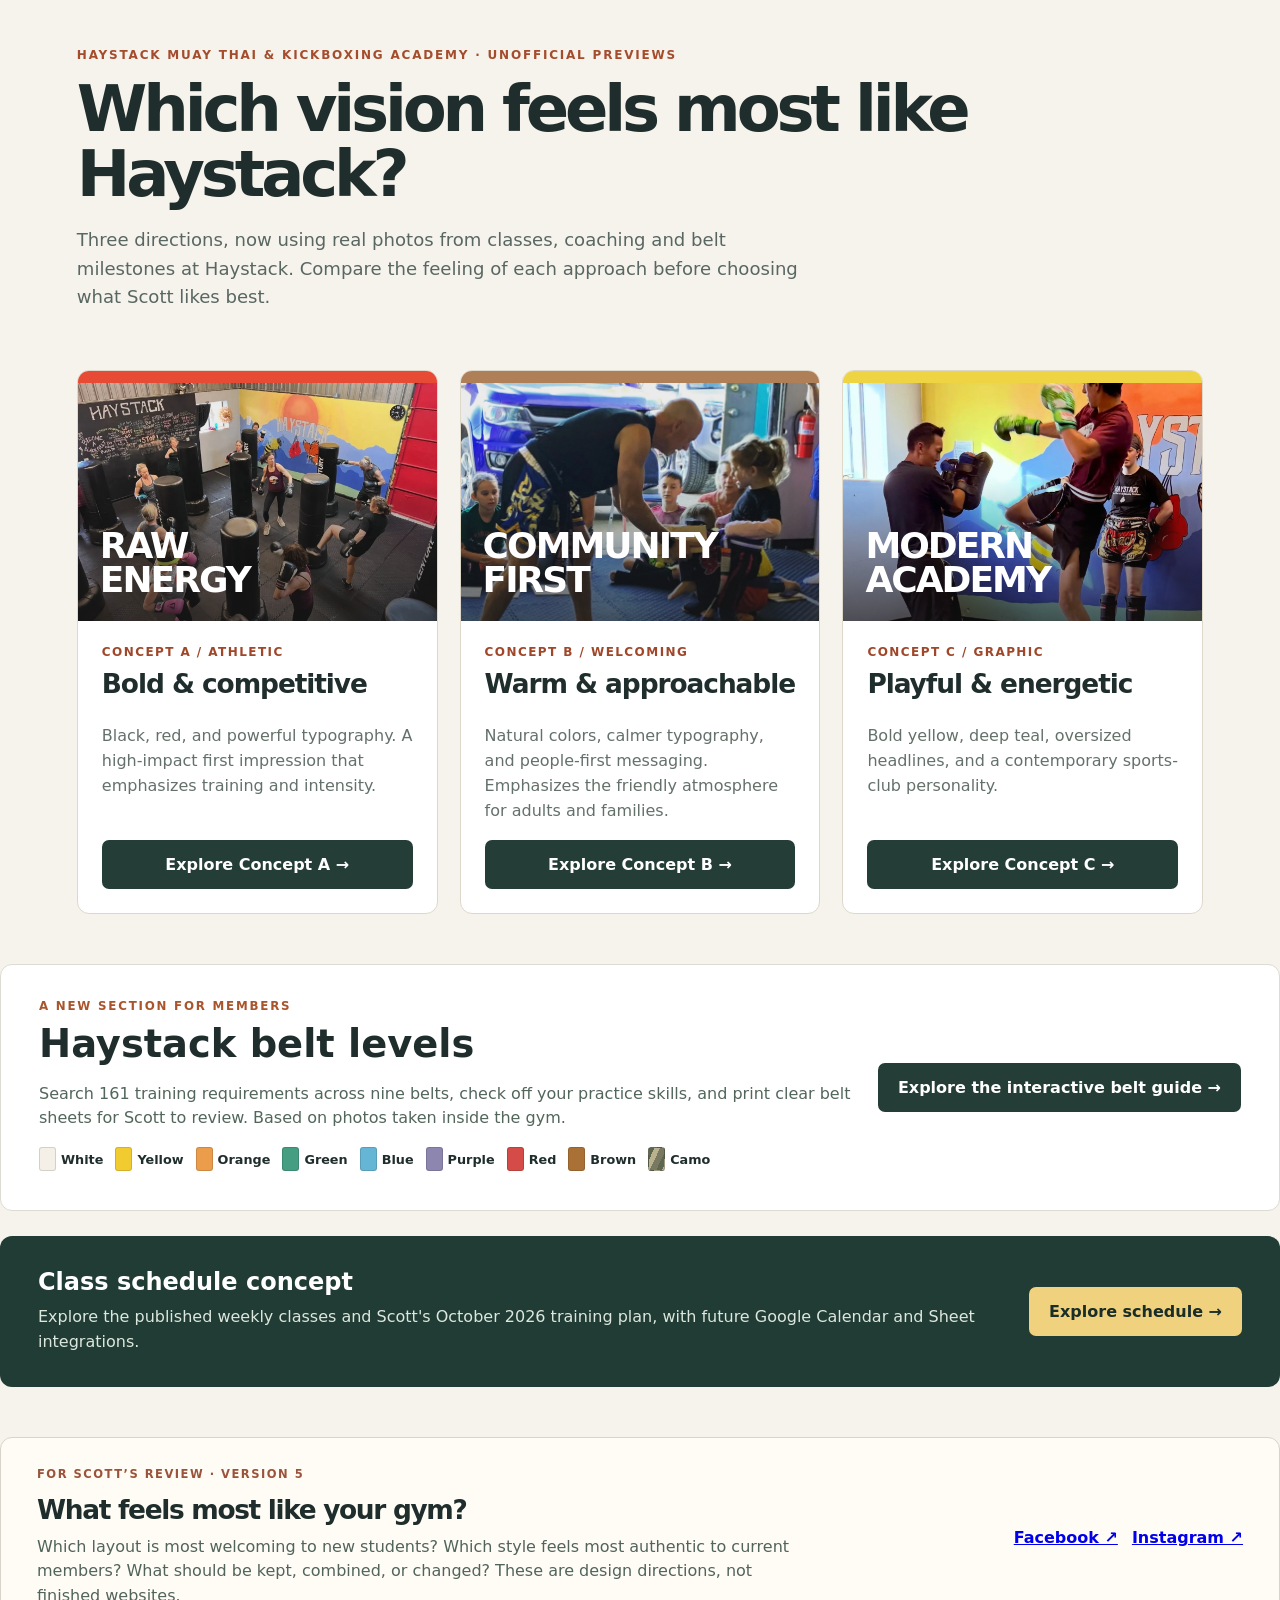
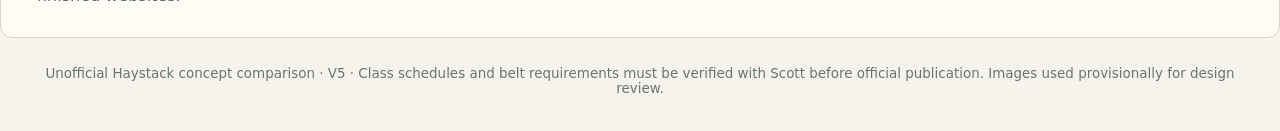
<file: index.html>
<!DOCTYPE html>
<html lang="en"><head><meta charset="utf-8"/><meta content="width=device-width,initial-scale=1" name="viewport"/><title>Haystack Muay Thai · Design concepts</title><meta content="Three unofficial design concepts for Haystack Muay Thai &amp; Kickboxing Academy" name="description"/><style>*{box-sizing:border-box}body{margin:0;background:#f6f3ec;color:#1f2e2c;font-family:system-ui,Arial,sans-serif}header{padding:48px clamp(18px,6vw,90px) 22px;max-width:1550px;margin:auto}header .topline{font-weight:900;font-size:.75rem;letter-spacing:.15em;text-transform:uppercase;color:#a44c2c}h1{font-size:clamp(2.5rem,5vw,5rem);letter-spacing:-.065em;line-height:1.02;margin:15px 0}header p{max-width:750px;font-size:1.13rem;line-height:1.6;color:#596762}.grid{display:grid;grid-template-columns:repeat(3,minmax(0,1fr));gap:22px;max-width:1550px;margin:auto;padding:18px clamp(18px,6vw,90px) 50px}.card{background:#fff;border:1px solid #ddd8ca;border-radius:12px;overflow:hidden;display:flex;flex-direction:column}.preview{height:250px;position:relative;overflow:hidden}.preview img{height:100%;width:100%;object-fit:cover}.preview::after{content:'';position:absolute;inset:0;background:linear-gradient(0deg,#151515a1,transparent 60%)}.preview strong{position:absolute;z-index:1;bottom:24px;left:22px;color:#fff;font-size:2.25rem;line-height:.95;letter-spacing:-.055em;max-width:220px}.a .preview{border-top:12px solid #e74b35}.b .preview{border-top:12px solid #af8057}.c .preview{border-top:12px solid #eed442}.content{padding:24px;display:flex;flex-direction:column;flex:1}.content .tag{font-size:.75rem;letter-spacing:.12em;text-transform:uppercase;font-weight:900;color:#a0472a}.content h2{font-size:1.65rem;letter-spacing:-.04em;margin:9px 0}.content p{line-height:1.55;color:#64716a;flex:1}.button{background:#243d36;color:#fff;padding:15px 20px;font-weight:900;text-align:center;text-decoration:none;border-radius:7px;display:block}.button:hover{background:#355c4f}.schedule{background:#203c35;color:#fff;margin:5px clamp(18px,6vw,90px) 50px;padding:32px 38px;border-radius:12px;max-width:1320px;margin-left:auto;margin-right:auto;display:flex;align-items:center;justify-content:space-between;gap:20px}.schedule h2{margin:0 0 9px}.schedule p{color:#dce7dd;margin:0;line-height:1.55}.schedule .button{background:#f0d17d;color:#192d29;white-space:nowrap}footer{font-size:.84rem;color:#68756f;text-align:center;padding:0 20px 35px}a:focus-visible{outline:3px solid #1573d1;outline-offset:4px}@media(max-width:900px){.grid{grid-template-columns:1fr}.schedule{display:block}.schedule .button{margin-top:20px}.preview{height:230px}}.belts-summary{max-width:1320px;margin:0 auto 25px;padding:34px 38px;border:1px solid #dedbd2;border-radius:12px;background:#fff;display:flex;align-items:center;gap:26px;justify-content:space-between}.belts-summary>div{max-width:880px}.belts-summary .eyebrow{font-size:.74rem;font-weight:900;letter-spacing:.15em;text-transform:uppercase;color:#aa542c}.belts-summary h2{font-size:clamp(1.8rem,3vw,2.7rem);margin:8px 0}.belts-summary p{color:#52665b;line-height:1.55}.mini-ranks{display:flex;flex-wrap:wrap;gap:9px 12px;margin:15px 0 5px}.mini-ranks .rank-chip{display:inline-flex;flex-direction:row;align-items:center;gap:5px;font-size:.8rem;font-weight:700}.mini-ranks .rank-swatch{width:17px;height:24px;border-radius:3px;border:1px solid #0002}.belts-summary>.button{flex:0 0 auto}.mini-ranks .white{background:#f4f0e7}.mini-ranks .yellow{background:#f2cb30}.mini-ranks .orange{background:#eb9d4b}.mini-ranks .green{background:#459d82}.mini-ranks .blue{background:#65b6d5}.mini-ranks .purple{background:#8d86af}.mini-ranks .red{background:#d44b48}.mini-ranks .brown{background:#a97136}.mini-ranks .camo{background:repeating-linear-gradient(115deg,#5b6750 0 5px,#bab18e 5px 10px,#797861 10px 16px)}footer p{margin-bottom:10px}footer a{font-weight:800}@media(max-width:900px){.belts-summary{display:block;margin:0 18px 24px;padding:24px}.belts-summary>.button{margin-top:20px}} 
.scott-review{max-width:1320px;margin:0 auto 28px;padding:28px 36px;border:1px solid #d8d4c9;border-radius:12px;display:flex;align-items:center;justify-content:space-between;gap:28px;background:#fffcf5}.scott-review h2{font-size:1.65rem;letter-spacing:-.05em;margin:10px 0}.scott-review p{line-height:1.55;color:#51645c;max-width:760px;margin:0}.scott-review .eyebrow{font-size:.72rem;font-weight:900;letter-spacing:.13em;text-transform:uppercase;color:#9b543b}.review-links{display:flex;gap:14px;font-weight:800;flex-wrap:wrap}.review-links a{white-space:nowrap}.card.a .preview img{filter:contrast(1.05)}.card.b .preview img{filter:saturate(1.03)}@media(max-width:900px){.scott-review{margin:0 18px 28px;display:block}.review-links{margin-top:20px}}</style></head><body><header><div class="topline">Haystack Muay Thai &amp; Kickboxing Academy · Unofficial previews</div><h1>Which vision feels most like Haystack?</h1><p>Three directions, now using real photos from classes, coaching and belt milestones at Haystack. Compare the feeling of each approach before choosing what Scott likes best.</p></header><main><div class="grid"><article class="card a"><div class="preview"><img alt="Real adult kickboxing class at Haystack" src="assets/community/kickboxing-class.webp" style="object-position:center 45%"/><strong>RAW ENERGY</strong></div><div class="content"><div class="tag">Concept A / Athletic</div><h2>Bold &amp; competitive</h2><p>Black, red, and powerful typography. A high-impact first impression that emphasizes training and intensity.</p><a class="button" href="concept-a/">Explore Concept A →</a></div></article><article class="card b"><div class="preview"><img alt="Haystack instructor coaching a young student" src="assets/community/youth-coaching.webp" style="object-position:center 40%"/><strong>COMMUNITY FIRST</strong></div><div class="content"><div class="tag">Concept B / Welcoming</div><h2>Warm &amp; approachable</h2><p>Natural colors, calmer typography, and people-first messaging. Emphasizes the friendly atmosphere for adults and families.</p><a class="button" href="concept-b/">Explore Concept B →</a></div></article><article class="card c"><div class="preview"><img alt="Student practicing Muay Thai knee with pads" src="assets/community/knee-pad-training.webp" style="object-position:center 37%"/><strong>MODERN ACADEMY</strong></div><div class="content"><div class="tag">Concept C / Graphic</div><h2>Playful &amp; energetic</h2><p>Bold yellow, deep teal, oversized headlines, and a contemporary sports-club personality.</p><a class="button" href="concept-c/">Explore Concept C →</a></div></article></div><section class="belts-summary"><div><div class="eyebrow">A new section for members</div><h2>Haystack belt levels</h2><p>Search 161 training requirements across nine belts, check off your practice skills, and print clear belt sheets for Scott to review. Based on photos taken inside the gym.</p><div class="mini-ranks"><span class="rank-chip"><span aria-hidden="true" class="rank-swatch white"></span>White</span><span class="rank-chip"><span aria-hidden="true" class="rank-swatch yellow"></span>Yellow</span><span class="rank-chip"><span aria-hidden="true" class="rank-swatch orange"></span>Orange</span><span class="rank-chip"><span aria-hidden="true" class="rank-swatch green"></span>Green</span><span class="rank-chip"><span aria-hidden="true" class="rank-swatch blue"></span>Blue</span><span class="rank-chip"><span aria-hidden="true" class="rank-swatch purple"></span>Purple</span><span class="rank-chip"><span aria-hidden="true" class="rank-swatch red"></span>Red</span><span class="rank-chip"><span aria-hidden="true" class="rank-swatch brown"></span>Brown</span><span class="rank-chip"><span aria-hidden="true" class="rank-swatch camo"></span>Camo</span></div></div><a class="button" href="belt-levels/">Explore the interactive belt guide →</a></section><div class="schedule"><div><h2>Class schedule concept</h2><p>Explore the published weekly classes and Scott's October 2026 training plan, with future Google Calendar and Sheet integrations.</p></div><a class="button" href="schedule/">Explore schedule →</a></div></main><aside aria-labelledby="scott-heading" class="scott-review"><div><p class="eyebrow">For Scott’s review · Version 5</p><h2 id="scott-heading">What feels most like your gym?</h2><p>Which layout is most welcoming to new students? Which style feels most authentic to current members? What should be kept, combined, or changed? These are design directions, not finished websites.</p></div><div class="review-links"><a href="https://www.facebook.com/profile.php?id=100053453150990" rel="noopener noreferrer" target="_blank">Facebook ↗</a><a href="https://www.instagram.com/haystack_muaythai_kb/" rel="noopener noreferrer" target="_blank">Instagram ↗</a></div></aside><footer>Unofficial Haystack concept comparison · V5 · Class schedules and belt requirements must be verified with Scott before official publication. Images used provisionally for design review.</footer></body></html>
</file>
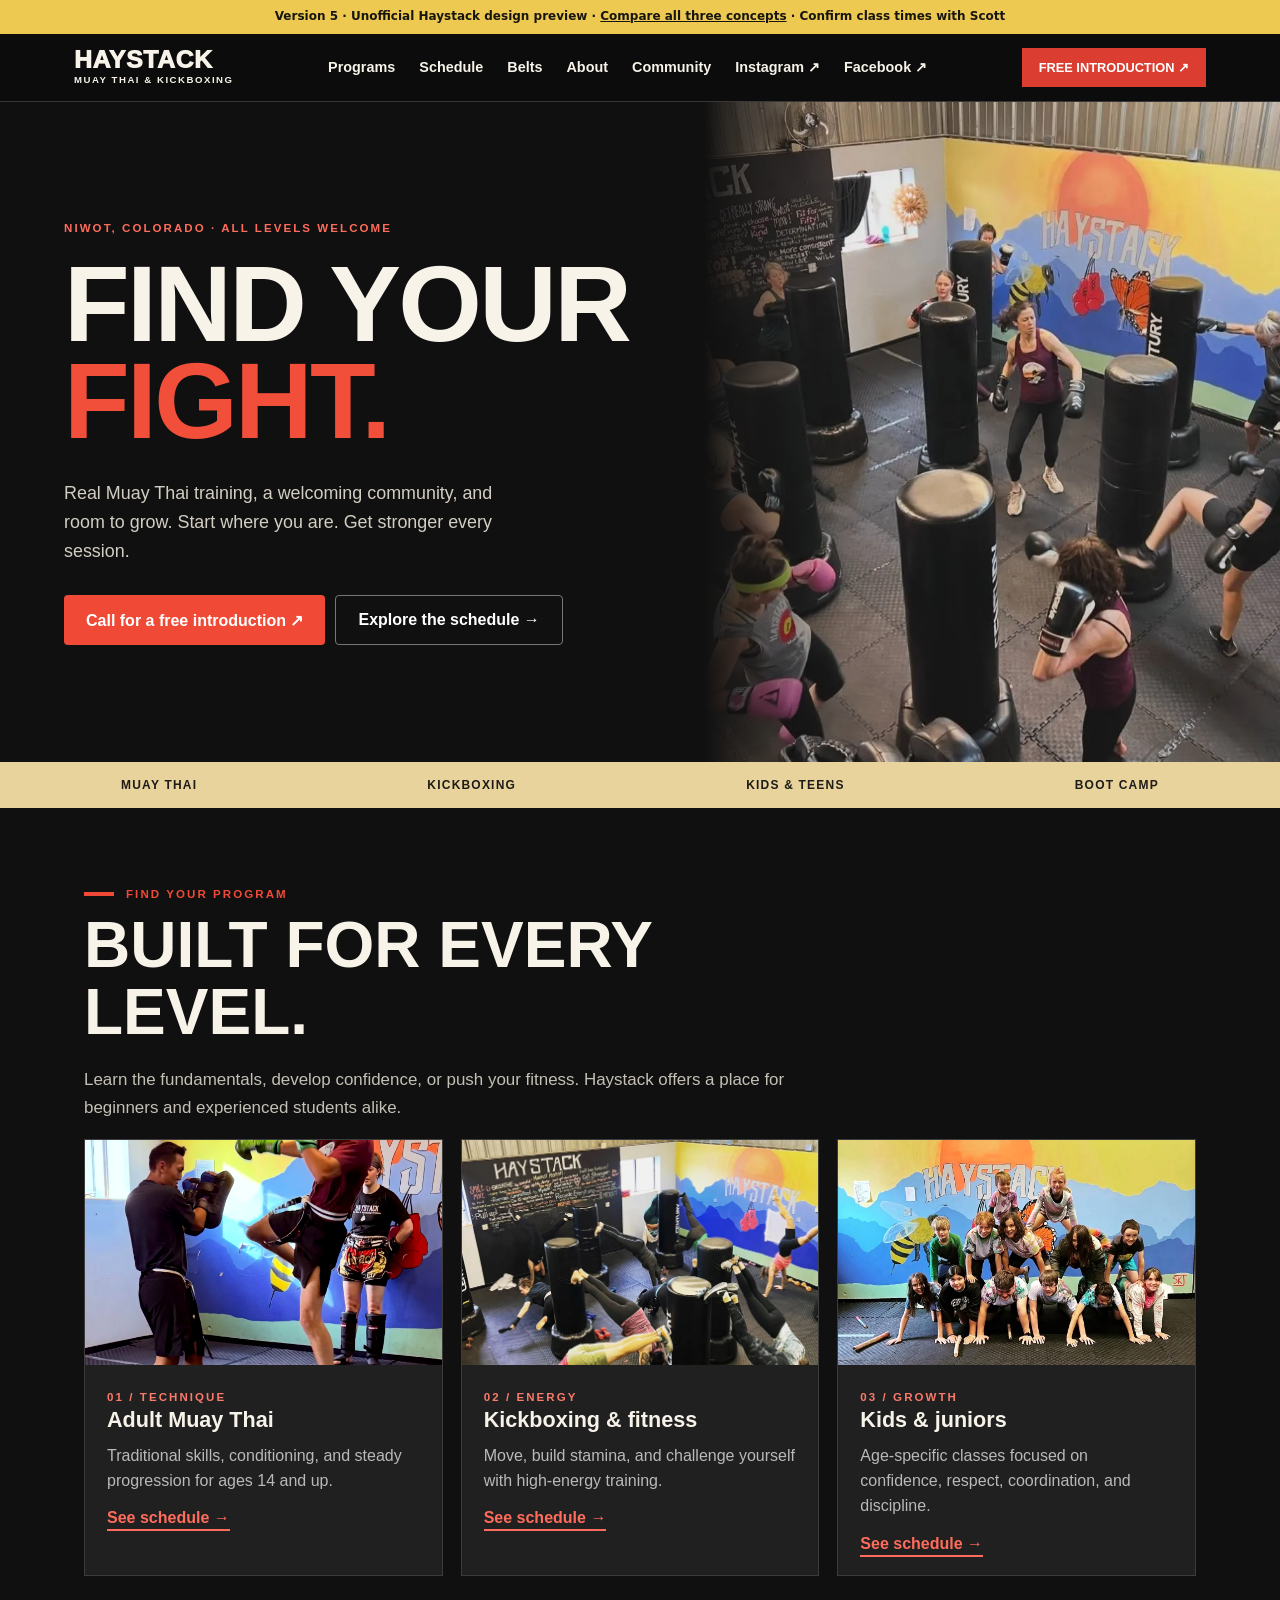
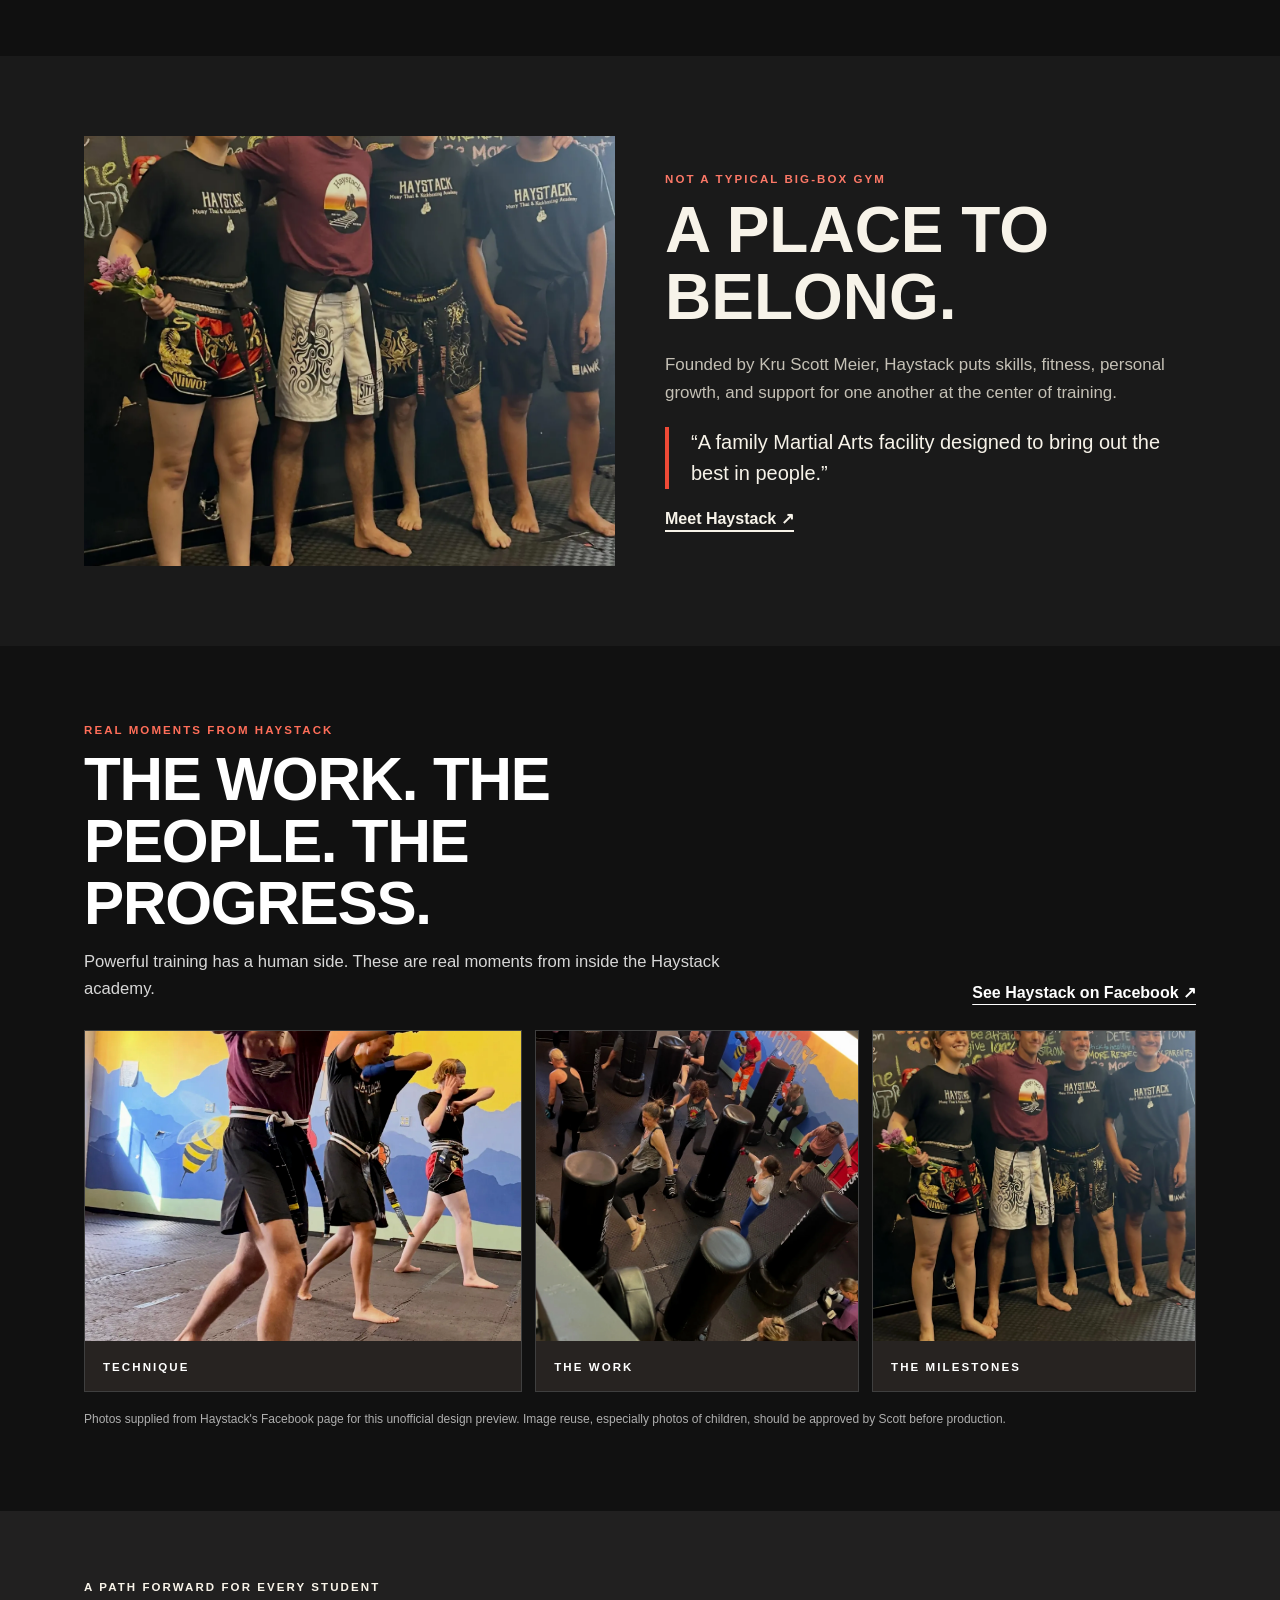
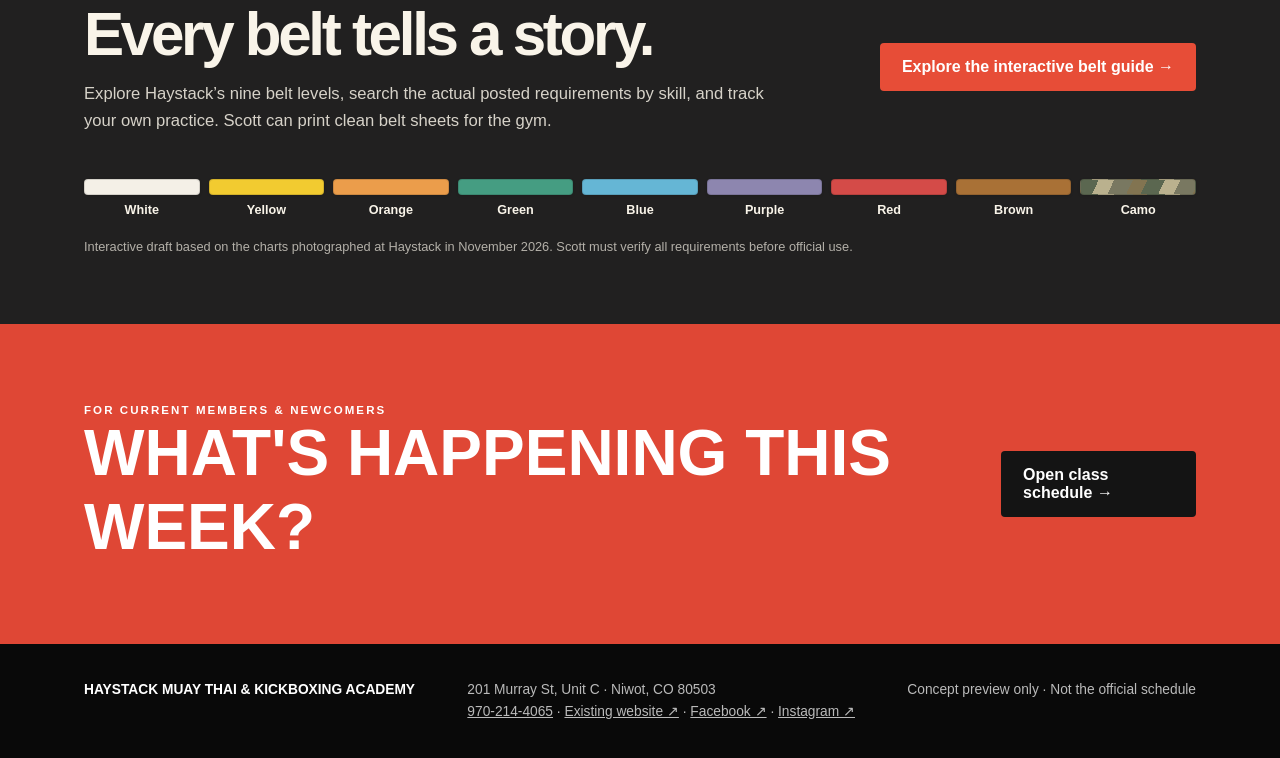
<file: concept-a/index.html>
<!DOCTYPE html>
<html lang="en"><head><meta charset="utf-8"/><meta content="width=device-width,initial-scale=1" name="viewport"/><meta content="A dark, bold visual direction for Haystack Muay Thai. Features authentic Haystack training and community photos." name="description"/><title>Concept A — Haystack | Raw Energy</title><link href="../assets/common.css" rel="stylesheet"/><style>body{font-family:Arial,Helvetica,sans-serif;background:#101010;color:#f7f3e9}.concept-banner{background:#edc951}.site-header{background:#0c0c0c;position:relative;z-index:2;border-bottom:1px solid #ffffff2d}.logo{font-family:Impact,'Arial Narrow',sans-serif;font-size:1.55rem;letter-spacing:.025em}.logo span{font-family:Arial;font-size:.6rem;letter-spacing:.16em}.nav-links{background:#0c0c0c}.nav-cta{background:#db3e30;color:#fff;padding:12px 17px;text-decoration:none;font-weight:900;text-transform:uppercase;font-size:.8rem}.hero{min-height:660px;display:grid;grid-template-columns:1.1fr .9fr;overflow:hidden}.hero-text{padding:clamp(48px,8vw,140px) clamp(24px,5vw,96px);align-self:center;position:relative;z-index:1}.hero h1{font-family:Impact,'Arial Narrow',sans-serif;font-weight:900;text-transform:uppercase;letter-spacing:-.025em;font-size:clamp(4rem,8.4vw,9.5rem);line-height:.9;margin:20px 0 30px}.hero h1 em{color:#f14f3a;font-style:normal}.hero p{max-width:430px;font-size:1.12rem;line-height:1.6;color:#d3cec3}.hero-media{background:linear-gradient(90deg,#101010 0%,transparent 23%),url('../assets/gym.webp') center/cover}.hero .btn{background:#f04a36;color:white}.hero .btn-secondary{border:1px solid #777;background:transparent;color:#fff}.hero-actions{display:flex;gap:10px;flex-wrap:wrap;margin-top:30px}.ticker{display:flex;justify-content:space-around;gap:20px;padding:16px;background:#e7d39b;color:#1e1b18;text-transform:uppercase;letter-spacing:.1em;font-weight:900;font-size:.75rem;flex-wrap:wrap}.section-head h2{font-family:Impact,'Arial Narrow',sans-serif;font-size:clamp(2.5rem,5vw,5rem);text-transform:uppercase;letter-spacing:0}.section-head p{color:#c4c0b5}.cards .card{background:#202020;border:1px solid #ffffff20}.card img{filter:contrast(1.06)}.card p{color:#b9b9b9}.card a{color:#ff6c5b}.about{background:#1a1a1a}.about-grid{display:grid;grid-template-columns:1fr 1fr;gap:50px;align-items:center}.about-grid img{width:100%;height:430px;object-fit:cover}.quote{border-left:4px solid #ef4a36;padding-left:22px;font-size:1.25rem;line-height:1.55}.calendar-cta{background:#df4735;color:#fff}.calendar-cta .section-inner{display:flex;gap:30px;justify-content:space-between;align-items:center}.calendar-cta h2{font-family:Impact,'Arial Narrow',sans-serif;text-transform:uppercase;font-size:clamp(2.5rem,5vw,4.5rem);margin:0}.calendar-cta .btn{background:#141414;color:#fff}footer{background:#090909;color:#bababa}footer strong{color:#fff}@media(max-width:800px){.hero{grid-template-columns:1fr}.hero-media{height:300px;grid-row:1;background:linear-gradient(0deg,#101010,transparent 30%),url('../assets/gym.webp') center/cover}.hero-text{padding:32px 24px 54px}.hero h1{font-size:4.9rem}.nav-cta{display:none}.about-grid{grid-template-columns:1fr}.calendar-cta .section-inner{display:block}.calendar-cta .btn{margin-top:25px}}.belt-teaser{--belt-bg:#212020;--belt-ink:#f9f4e9;--belt-button:#e74d37;--belt-button-ink:#fff;}
.photo-stories .story-head h2{font-family:Impact,"Arial Narrow",sans-serif;text-transform:uppercase;letter-spacing:-.02em}.photo-stories .story-card{border:1px solid #ffffff2b}.photo-stories .story-card img{filter:contrast(1.05)}.hero-media{background-image:linear-gradient(90deg,#101010 0%,transparent 23%),url("../assets/community/kickboxing-class.webp")!important;background-position:center,center 48%}@media(max-width:800px){.hero-media{background-image:linear-gradient(0deg,#101010,transparent 30%),url("../assets/community/kickboxing-class.webp")!important;background-position:center,center 53%}}</style></head><body><a class="skip-link" href="#main">Skip to content</a><div class="concept-banner">Version 5 · Unofficial Haystack design preview · <a href="../">Compare all three concepts</a> · Confirm class times with Scott</div><header class="site-header"><div class="nav-inner"><a class="logo" href="../">HAYSTACK<span>MUAY THAI &amp; KICKBOXING</span></a><button aria-controls="site-nav" aria-expanded="false" class="nav-toggle" data-nav-toggle="">Menu ☰</button><nav aria-label="Main navigation" class="nav-links" id="site-nav"><a href="#classes">Programs</a><a href="../schedule/">Schedule</a><a href="../belt-levels/">Belts</a><a href="#about">About</a><a href="#community">Community</a><a href="https://www.instagram.com/haystack_muaythai_kb/" rel="noopener noreferrer" target="_blank">Instagram ↗</a><a href="https://www.facebook.com/profile.php?id=100053453150990" rel="noopener noreferrer" target="_blank">Facebook ↗</a></nav><a class="nav-cta" href="tel:+19702144065">Free introduction ↗</a></div></header><main id="main"><section class="hero"><div class="hero-text"><span class="eyebrow" style="color:#ff6c5b">Niwot, Colorado · All levels welcome</span><h1>Find your <em>fight.</em></h1><p>Real Muay Thai training, a welcoming community, and room to grow. Start where you are. Get stronger every session.</p><div class="hero-actions"><a class="btn" href="tel:+19702144065">Call for a free introduction ↗</a><a class="btn btn-secondary" href="../schedule/">Explore the schedule →</a></div></div><div aria-label="Adults training together on heavy bags at Haystack" class="hero-media" role="img"></div></section><div class="ticker"><span>Muay Thai</span><span>Kickboxing</span><span>Kids &amp; Teens</span><span>Boot Camp</span></div><section id="classes"><div class="section-inner"><div class="section-head"><div class="section-label eyebrow" style="color:#f04a36"><span class="stripe"></span> Find your program</div><h2>Built for every level.</h2><p>Learn the fundamentals, develop confidence, or push your fitness. Haystack offers a place for beginners and experienced students alike.</p></div><div class="cards"><article class="card"><img alt="Muay Thai student practicing a knee strike with a pad holder" loading="lazy" src="../assets/community/knee-pad-training.webp"/><div class="card-body"><span class="eyebrow" style="color:#fa7a6b">01 / Technique</span><h3>Adult Muay Thai</h3><p>Traditional skills, conditioning, and steady progression for ages 14 and up.</p><a class="block-link" href="../schedule/">See schedule →</a></div></article><article class="card"><img alt="Group completing strength and conditioning drills around heavy bags" loading="lazy" src="../assets/community/conditioning-class.webp"/><div class="card-body"><span class="eyebrow" style="color:#fa7a6b">02 / Energy</span><h3>Kickboxing &amp; fitness</h3><p>Move, build stamina, and challenge yourself with high-energy training.</p><a class="block-link" href="../schedule/">See schedule →</a></div></article><article class="card"><img alt="Young Haystack students participating in a playful team-building activity" loading="lazy" src="../assets/community/youth-teamwork.webp"/><div class="card-body"><span class="eyebrow" style="color:#fa7a6b">03 / Growth</span><h3>Kids &amp; juniors</h3><p>Age-specific classes focused on confidence, respect, coordination, and discipline.</p><a class="block-link" href="../schedule/">See schedule →</a></div></article></div></div></section><section class="about" id="about"><div class="section-inner about-grid"><img alt="Haystack members and coach celebrating a belt milestone" loading="lazy" src="../assets/community/belt-celebration.webp"/><div><div class="eyebrow" style="color:#fc7867">Not a typical big-box gym</div><div class="section-head"><h2>A place to belong.</h2><p>Founded by Kru Scott Meier, Haystack puts skills, fitness, personal growth, and support for one another at the center of training.</p></div><p class="quote">“A family Martial Arts facility designed to bring out the best in people.”</p><a class="block-link" href="https://haystackmuaythai.com/about-us/">Meet Haystack ↗</a></div></div></section><section class="photo-stories" id="community" style="--gallery-bg:#111;--gallery-ink:#fff;--gallery-accent:#ff6e59;--gallery-caption-bg:#272321;--gallery-caption-ink:#fff;"><div class="section-inner"><div class="story-head"><div><div class="eyebrow">Real moments from Haystack</div><h2>The work. The people. The progress.</h2><p>Powerful training has a human side. These are real moments from inside the Haystack academy.</p></div><a href="https://www.facebook.com/profile.php?id=100053453150990" rel="noopener noreferrer" target="_blank">See Haystack on Facebook ↗</a></div><div class="story-grid"><figure class="story-card"><img alt="Students practicing elbow techniques together" loading="lazy" src="../assets/community/technique-drills.webp"/><figcaption><span class="eyebrow">TECHNIQUE</span></figcaption></figure><figure class="story-card"><img alt="Haystack kickboxing group training with heavy bags" loading="lazy" src="../assets/community/bag-work-class.webp"/><figcaption><span class="eyebrow">THE WORK</span></figcaption></figure><figure class="story-card"><img alt="Haystack members and instructor marking a belt achievement" loading="lazy" src="../assets/community/belt-celebration.webp"/><figcaption><span class="eyebrow">THE MILESTONES</span></figcaption></figure></div><p class="story-note">Photos supplied from Haystack's Facebook page for this unofficial design preview. Image reuse, especially photos of children, should be approved by Scott before production.</p></div></section><section class="belt-teaser" id="progression"><div class="section-inner"><div class="belt-teaser-header"><div><div class="eyebrow">A path forward for every student</div><h2>Every belt tells a story.</h2><p>Explore Haystack’s nine belt levels, search the actual posted requirements by skill, and track your own practice. Scott can print clean belt sheets for the gym.</p></div><a class="btn belt-link" href="../belt-levels/">Explore the interactive belt guide →</a></div><div class="rank-chips"><span class="rank-chip"><span aria-hidden="true" class="rank-swatch white"></span>White</span><span class="rank-chip"><span aria-hidden="true" class="rank-swatch yellow"></span>Yellow</span><span class="rank-chip"><span aria-hidden="true" class="rank-swatch orange"></span>Orange</span><span class="rank-chip"><span aria-hidden="true" class="rank-swatch green"></span>Green</span><span class="rank-chip"><span aria-hidden="true" class="rank-swatch blue"></span>Blue</span><span class="rank-chip"><span aria-hidden="true" class="rank-swatch purple"></span>Purple</span><span class="rank-chip"><span aria-hidden="true" class="rank-swatch red"></span>Red</span><span class="rank-chip"><span aria-hidden="true" class="rank-swatch brown"></span>Brown</span><span class="rank-chip"><span aria-hidden="true" class="rank-swatch camo"></span>Camo</span></div><p class="belt-footnote">Interactive draft based on the charts photographed at Haystack in November 2026. Scott must verify all requirements before official use.</p></div></section><section class="calendar-cta"><div class="section-inner"><div><div class="eyebrow">For current members &amp; newcomers</div><h2>What's happening this week?</h2></div><a class="btn" href="../schedule/">Open class schedule →</a></div></section></main><footer><div class="footer-inner"><strong>HAYSTACK MUAY THAI &amp; KICKBOXING ACADEMY</strong><div>201 Murray St, Unit C · Niwot, CO 80503<br/><a href="tel:+19702144065">970-214-4065</a> · <a href="https://haystackmuaythai.com/" rel="noopener" target="_blank">Existing website ↗</a> · <a href="https://www.facebook.com/profile.php?id=100053453150990" rel="noopener noreferrer" target="_blank">Facebook ↗</a> · <a href="https://www.instagram.com/haystack_muaythai_kb/" rel="noopener noreferrer" target="_blank">Instagram ↗</a></div><div>Concept preview only · Not the official schedule</div></div></footer><script src="../assets/site.js"></script></body></html>
</file>
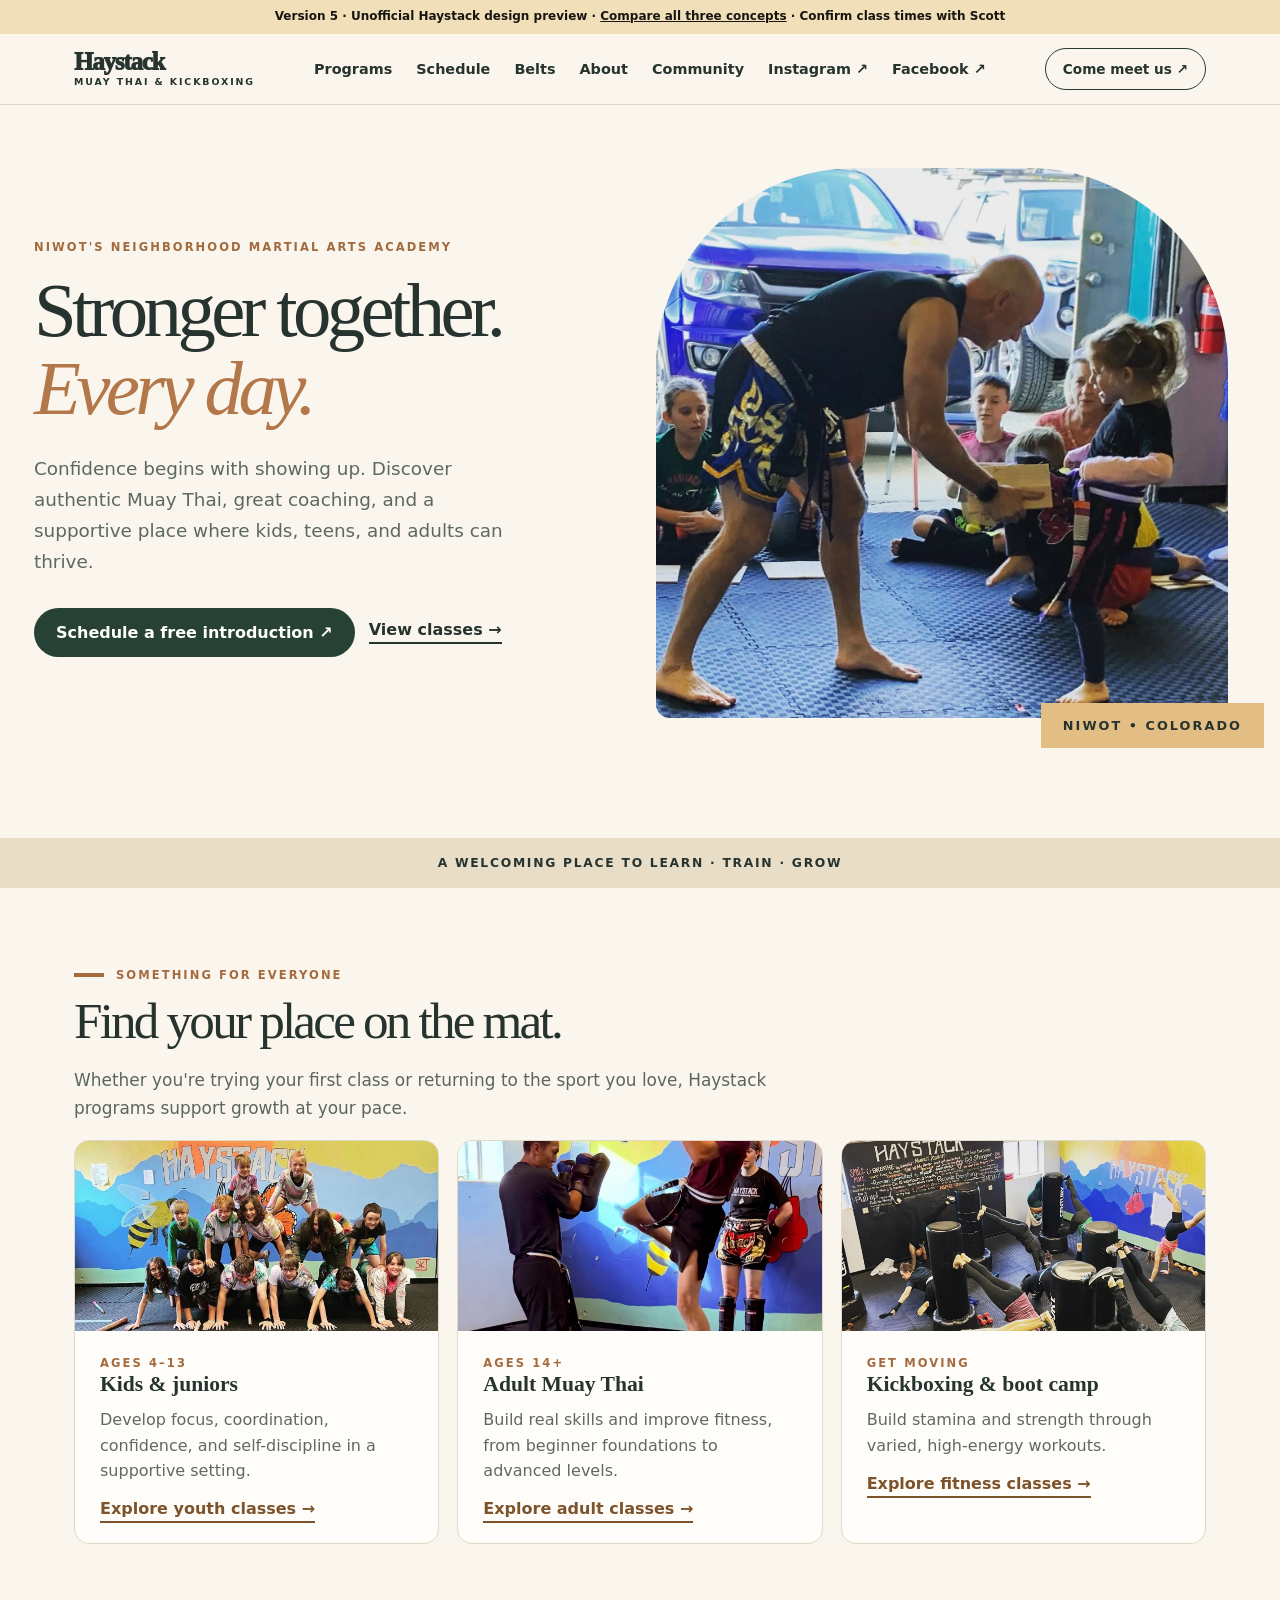
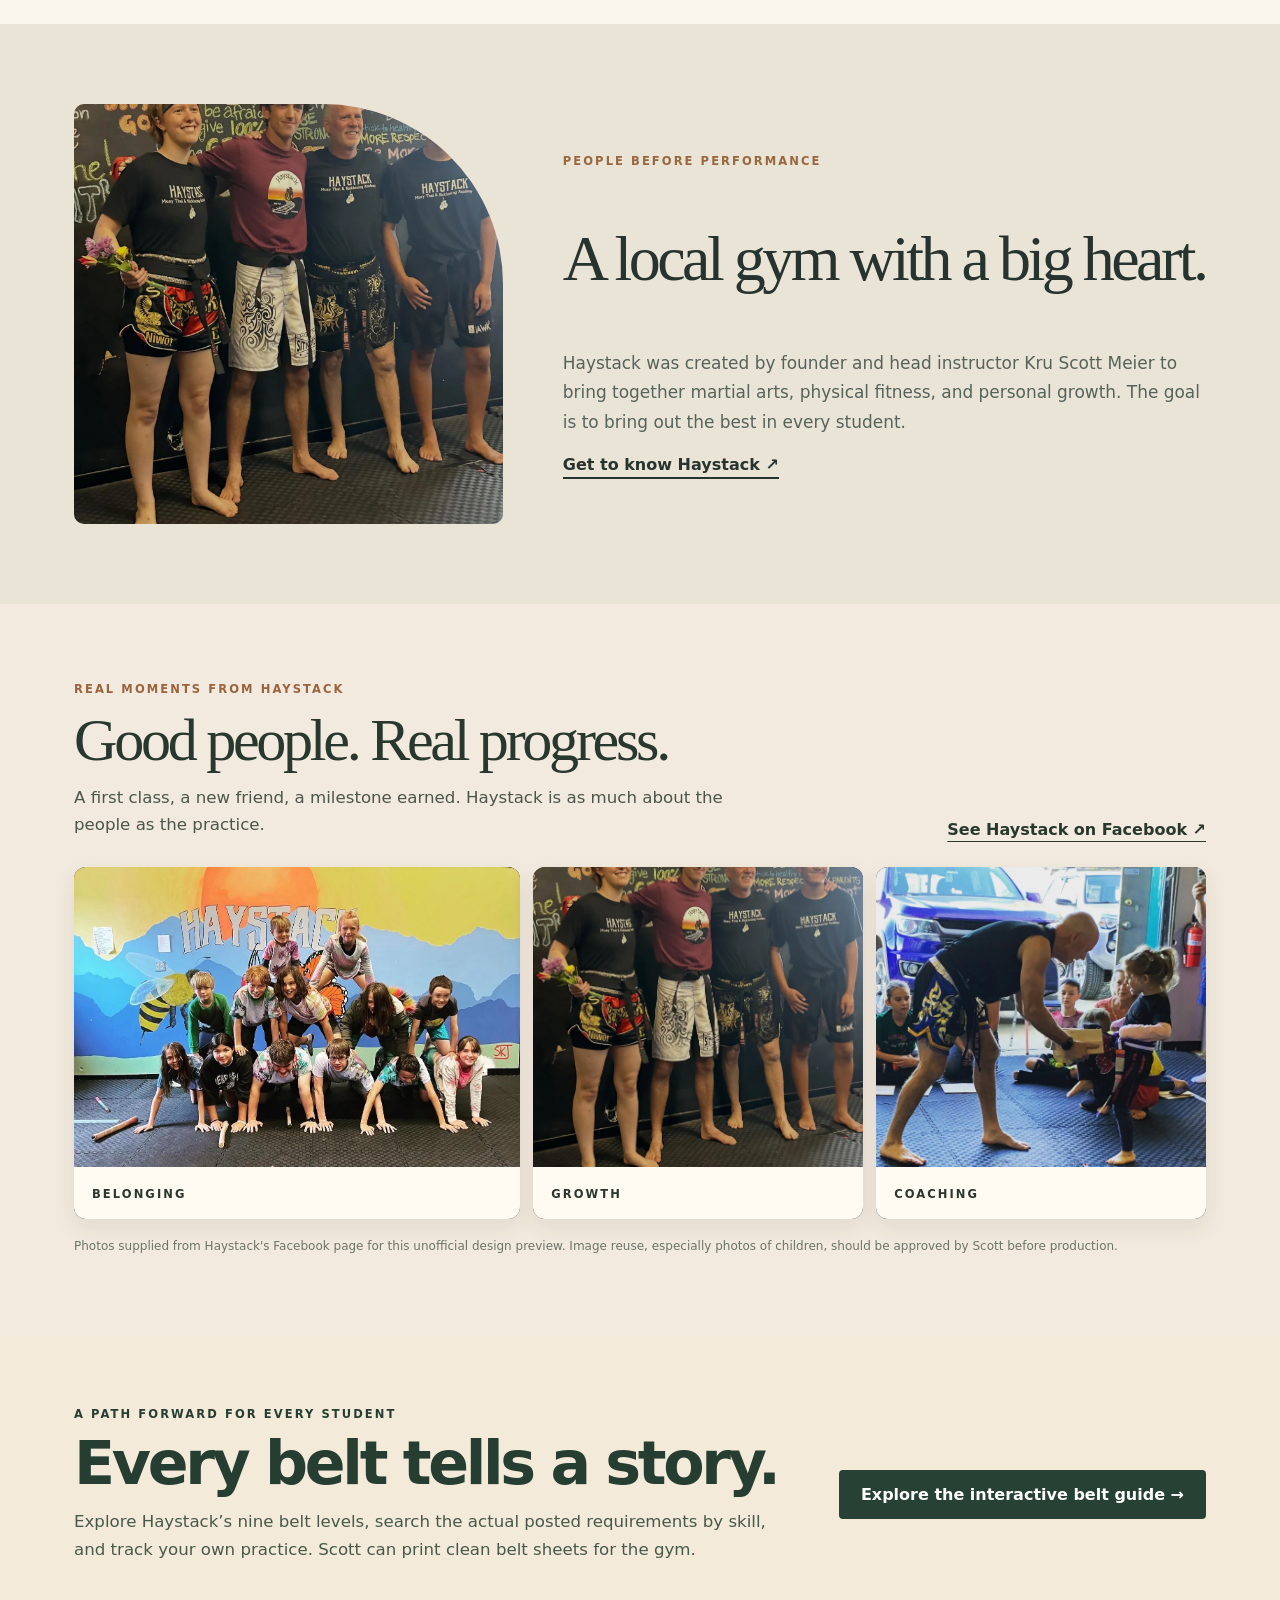
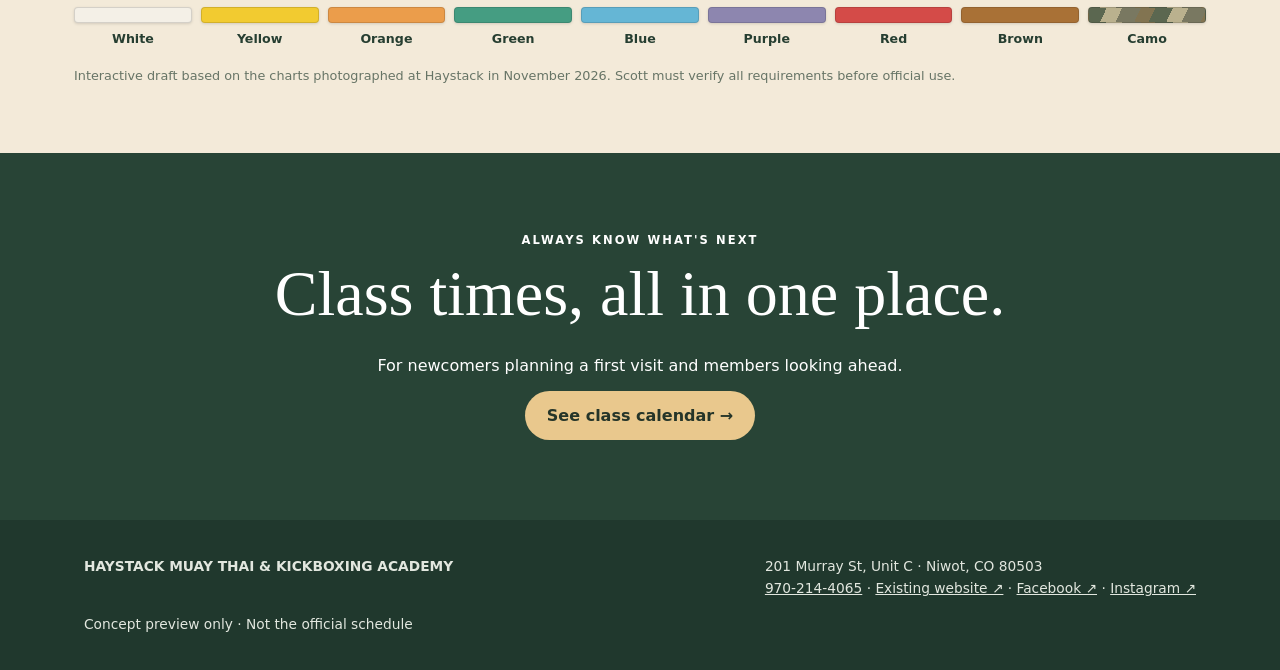
<file: concept-b/index.html>
<!DOCTYPE html>
<html lang="en"><head><meta charset="utf-8"/><meta content="width=device-width,initial-scale=1" name="viewport"/><meta content="A warm, inviting direction for Haystack Muay Thai. Features authentic Haystack training and community photos." name="description"/><title>Concept B — Haystack | Community First</title><link href="../assets/common.css" rel="stylesheet"/><style>body{font-family:system-ui,Arial,sans-serif;color:#26332e;background:#faf6ed}.concept-banner{background:#f0dfb9}.site-header{background:#faf6ed;border-bottom:1px solid #ddd6c4;position:relative;z-index:2}.nav-links{background:#faf6ed}.logo{font-family:Georgia,serif;font-size:1.55rem;letter-spacing:-.045em}.logo span{font-family:system-ui;font-size:.59rem}.nav-cta{border:1px solid #263c31;border-radius:50px;padding:12px 17px;text-decoration:none;font-weight:800;font-size:.85rem}.hero{max-width:1260px;margin:auto;padding:45px 24px 90px;display:grid;grid-template-columns:1fr 1.07fr;gap:70px;align-items:center}.hero .eyebrow{color:#a36a3d}.hero h1{font-family:Georgia,serif;font-weight:500;font-size:clamp(3.8rem,6vw,6.5rem);letter-spacing:-.06em;line-height:1.01;margin:18px 0 25px}.hero h1 em{color:#b47749;font-style:italic}.hero p{font-size:1.15rem;line-height:1.7;max-width:490px;color:#5c695f}.hero .btn{background:#274234;color:#fff;border-radius:40px}.hero-image{position:relative;padding:18px 18px 30px 0}.hero-image img{height:550px;width:100%;object-fit:cover;border-radius:200px 200px 14px 14px}.hero-image:after{content:'NIWOT • COLORADO';position:absolute;right:-18px;bottom:0;background:#e3be84;padding:15px 22px;font-weight:900;letter-spacing:.16em;font-size:.8rem}.brandline{font:800 .77rem system-ui;letter-spacing:.14em;text-transform:uppercase;text-align:center;background:#e8dec8;padding:18px}.section-inner{max-width:1180px}.section-label{color:#a56b3f}.section-head h2{font-family:Georgia,serif;font-weight:500;letter-spacing:-.055em}.section-head p{color:#5b665e}.card{border:1px solid #e0d8c9;background:#fffdf9;border-radius:15px}.card img{height:190px}.card .card-body{padding:25px}.card h3{font-family:Georgia,serif;font-weight:600}.card p{color:#606961}.card a{color:#7d532c}.about{background:#eae4d7}.about-grid{display:grid;grid-template-columns:.8fr 1.2fr;gap:60px;align-items:center}.about-grid img{width:100%;height:420px;object-fit:cover;border-radius:10px 180px 10px 10px}.about-grid h2{font-family:Georgia,serif;font-size:clamp(2.4rem,5vw,4.6rem);font-weight:500;letter-spacing:-.055em}.about-grid p{line-height:1.75;color:#55635b;font-size:1.06rem}.calendar-cta{text-align:center;background:#284436;color:#fff}.calendar-cta h2{font-family:Georgia,serif;font-weight:500;font-size:clamp(2.5rem,5vw,4.4rem);margin:10px 0 25px}.calendar-cta .btn{background:#e9c88d;color:#253529;border-radius:40px}footer{background:#20382d;color:#e2e7df}@media(max-width:800px){.nav-cta{display:none}.hero{grid-template-columns:1fr;padding:35px 24px 60px;gap:22px}.hero h1{font-size:3.7rem}.hero-image img{height:330px}.hero-image:after{right:4px}.about-grid{grid-template-columns:1fr}}.belt-teaser{--belt-bg:#f3ead9;--belt-ink:#263e31;--belt-button:#274234;--belt-button-ink:#fff;}
.photo-stories .story-head h2{font-family:Georgia,serif;font-weight:500}.photo-stories .story-card{border-radius:12px;box-shadow:0 8px 22px #3f2f2117}.photo-stories .story-card img{height:300px}.hero-image img{object-position:56% 40%}@media(max-width:600px){.photo-stories .story-card img{height:250px}}</style></head><body><a class="skip-link" href="#main">Skip to content</a><div class="concept-banner">Version 5 · Unofficial Haystack design preview · <a href="../">Compare all three concepts</a> · Confirm class times with Scott</div><header class="site-header"><div class="nav-inner"><a class="logo" href="../">Haystack<span>MUAY THAI &amp; KICKBOXING</span></a><button aria-controls="site-nav" aria-expanded="false" class="nav-toggle" data-nav-toggle="">Menu ☰</button><nav aria-label="Main navigation" class="nav-links" id="site-nav"><a href="#classes">Programs</a><a href="../schedule/">Schedule</a><a href="../belt-levels/">Belts</a><a href="#about">About</a><a href="#community">Community</a><a href="https://www.instagram.com/haystack_muaythai_kb/" rel="noopener noreferrer" target="_blank">Instagram ↗</a><a href="https://www.facebook.com/profile.php?id=100053453150990" rel="noopener noreferrer" target="_blank">Facebook ↗</a></nav><a class="nav-cta" href="tel:+19702144065">Come meet us ↗</a></div></header><main id="main"><section class="hero"><div><div class="eyebrow">Niwot's neighborhood martial arts academy</div><h1>Stronger together. <em>Every day.</em></h1><p>Confidence begins with showing up. Discover authentic Muay Thai, great coaching, and a supportive place where kids, teens, and adults can thrive.</p><div style="display:flex;flex-wrap:wrap;gap:14px;margin-top:30px;align-items:center"><a class="btn" href="tel:+19702144065">Schedule a free introduction ↗</a><a class="block-link" href="../schedule/">View classes →</a></div></div><div class="hero-image"><img alt="Haystack instructor coaching a young student during class" fetchpriority="high" src="../assets/community/youth-coaching.webp"/></div></section><div class="brandline">A welcoming place to learn · Train · Grow</div><section id="classes"><div class="section-inner"><div class="section-head"><div class="section-label eyebrow"><span class="stripe"></span> Something for everyone</div><h2>Find your place on the mat.</h2><p>Whether you're trying your first class or returning to the sport you love, Haystack programs support growth at your pace.</p></div><div class="cards"><article class="card"><img alt="Haystack youth students building teamwork in front of the gym mural" loading="lazy" src="../assets/community/youth-teamwork.webp"/><div class="card-body"><div class="eyebrow" style="color:#a56b3f">Ages 4–13</div><h3>Kids &amp; juniors</h3><p>Develop focus, coordination, confidence, and self-discipline in a supportive setting.</p><a class="block-link" href="../schedule/">Explore youth classes →</a></div></article><article class="card"><img alt="Student practicing Muay Thai knee strikes in class" loading="lazy" src="../assets/community/knee-pad-training.webp"/><div class="card-body"><div class="eyebrow" style="color:#a56b3f">Ages 14+</div><h3>Adult Muay Thai</h3><p>Build real skills and improve fitness, from beginner foundations to advanced levels.</p><a class="block-link" href="../schedule/">Explore adult classes →</a></div></article><article class="card"><img alt="Haystack members doing a group strength and conditioning workout" loading="lazy" src="../assets/community/conditioning-class.webp"/><div class="card-body"><div class="eyebrow" style="color:#a56b3f">Get moving</div><h3>Kickboxing &amp; boot camp</h3><p>Build stamina and strength through varied, high-energy workouts.</p><a class="block-link" href="../schedule/">Explore fitness classes →</a></div></article></div></div></section><section class="about" id="about"><div class="section-inner about-grid"><img alt="Haystack coach and members after a martial arts belt milestone" loading="lazy" src="../assets/community/belt-celebration.webp"/><div><div class="eyebrow" style="color:#98663f">People before performance</div><h2>A local gym with a big heart.</h2><p>Haystack was created by founder and head instructor Kru Scott Meier to bring together martial arts, physical fitness, and personal growth. The goal is to bring out the best in every student.</p><a class="block-link" href="https://haystackmuaythai.com/about-us/">Get to know Haystack ↗</a></div></div></section><section class="photo-stories" id="community" style="--gallery-bg:#f2eade;--gallery-ink:#29382e;--gallery-accent:#9b633d;--gallery-caption-bg:#fffaf2;--gallery-caption-ink:#29382e;"><div class="section-inner"><div class="story-head"><div><div class="eyebrow">Real moments from Haystack</div><h2>Good people. Real progress.</h2><p>A first class, a new friend, a milestone earned. Haystack is as much about the people as the practice.</p></div><a href="https://www.facebook.com/profile.php?id=100053453150990" rel="noopener noreferrer" target="_blank">See Haystack on Facebook ↗</a></div><div class="story-grid"><figure class="story-card"><img alt="Children enjoying a group activity at Haystack" loading="lazy" src="../assets/community/youth-teamwork.webp"/><figcaption><span class="eyebrow">BELONGING</span></figcaption></figure><figure class="story-card"><img alt="Students and instructor celebrating progress" loading="lazy" src="../assets/community/belt-celebration.webp"/><figcaption><span class="eyebrow">GROWTH</span></figcaption></figure><figure class="story-card"><img alt="Instructor guiding a young student during class" loading="lazy" src="../assets/community/youth-coaching.webp"/><figcaption><span class="eyebrow">COACHING</span></figcaption></figure></div><p class="story-note">Photos supplied from Haystack's Facebook page for this unofficial design preview. Image reuse, especially photos of children, should be approved by Scott before production.</p></div></section><section class="belt-teaser" id="progression"><div class="section-inner"><div class="belt-teaser-header"><div><div class="eyebrow">A path forward for every student</div><h2>Every belt tells a story.</h2><p>Explore Haystack’s nine belt levels, search the actual posted requirements by skill, and track your own practice. Scott can print clean belt sheets for the gym.</p></div><a class="btn belt-link" href="../belt-levels/">Explore the interactive belt guide →</a></div><div class="rank-chips"><span class="rank-chip"><span aria-hidden="true" class="rank-swatch white"></span>White</span><span class="rank-chip"><span aria-hidden="true" class="rank-swatch yellow"></span>Yellow</span><span class="rank-chip"><span aria-hidden="true" class="rank-swatch orange"></span>Orange</span><span class="rank-chip"><span aria-hidden="true" class="rank-swatch green"></span>Green</span><span class="rank-chip"><span aria-hidden="true" class="rank-swatch blue"></span>Blue</span><span class="rank-chip"><span aria-hidden="true" class="rank-swatch purple"></span>Purple</span><span class="rank-chip"><span aria-hidden="true" class="rank-swatch red"></span>Red</span><span class="rank-chip"><span aria-hidden="true" class="rank-swatch brown"></span>Brown</span><span class="rank-chip"><span aria-hidden="true" class="rank-swatch camo"></span>Camo</span></div><p class="belt-footnote">Interactive draft based on the charts photographed at Haystack in November 2026. Scott must verify all requirements before official use.</p></div></section><section class="calendar-cta"><div class="section-inner"><div class="eyebrow">Always know what's next</div><h2>Class times, all in one place.</h2><p>For newcomers planning a first visit and members looking ahead.</p><a class="btn" href="../schedule/">See class calendar →</a></div></section></main><footer><div class="footer-inner"><strong>HAYSTACK MUAY THAI &amp; KICKBOXING ACADEMY</strong><div>201 Murray St, Unit C · Niwot, CO 80503<br/><a href="tel:+19702144065">970-214-4065</a> · <a href="https://haystackmuaythai.com/" rel="noopener" target="_blank">Existing website ↗</a> · <a href="https://www.facebook.com/profile.php?id=100053453150990" rel="noopener noreferrer" target="_blank">Facebook ↗</a> · <a href="https://www.instagram.com/haystack_muaythai_kb/" rel="noopener noreferrer" target="_blank">Instagram ↗</a></div><div>Concept preview only · Not the official schedule</div></div></footer><script src="../assets/site.js"></script></body></html>
</file>
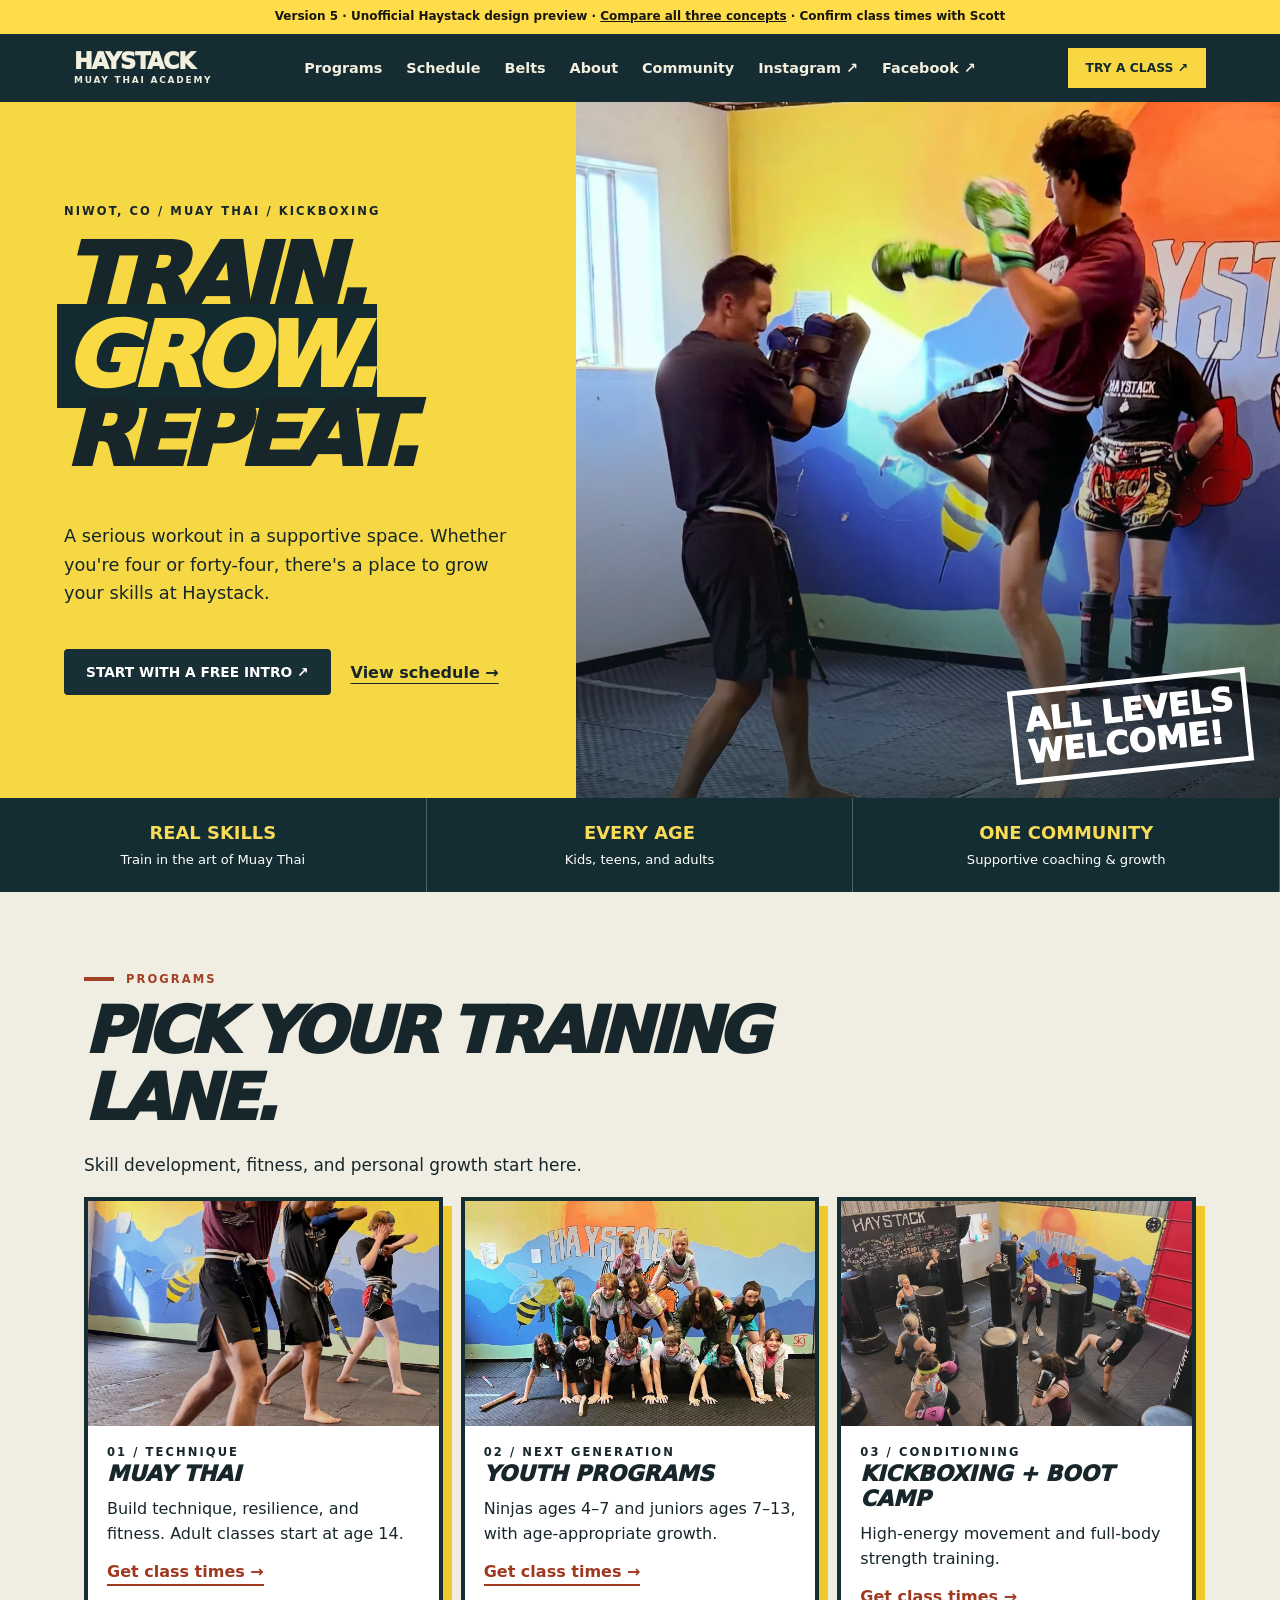
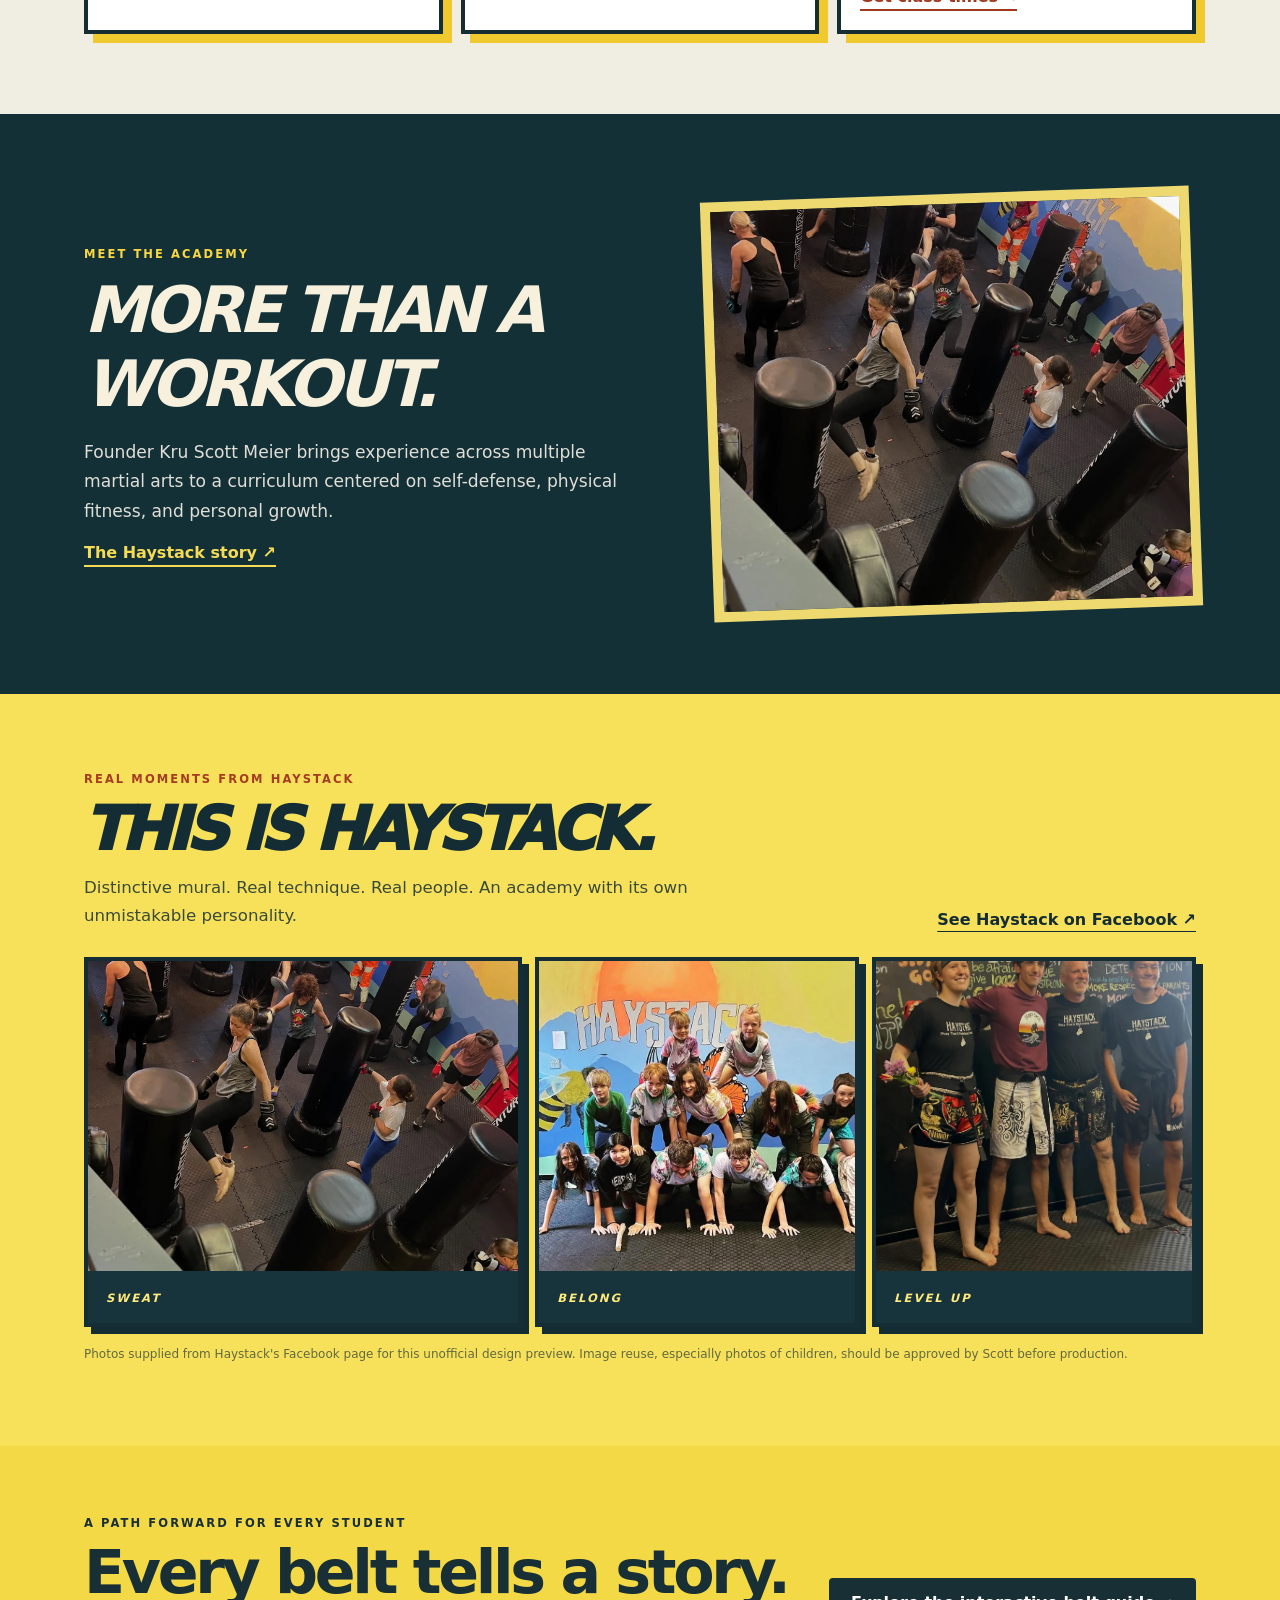
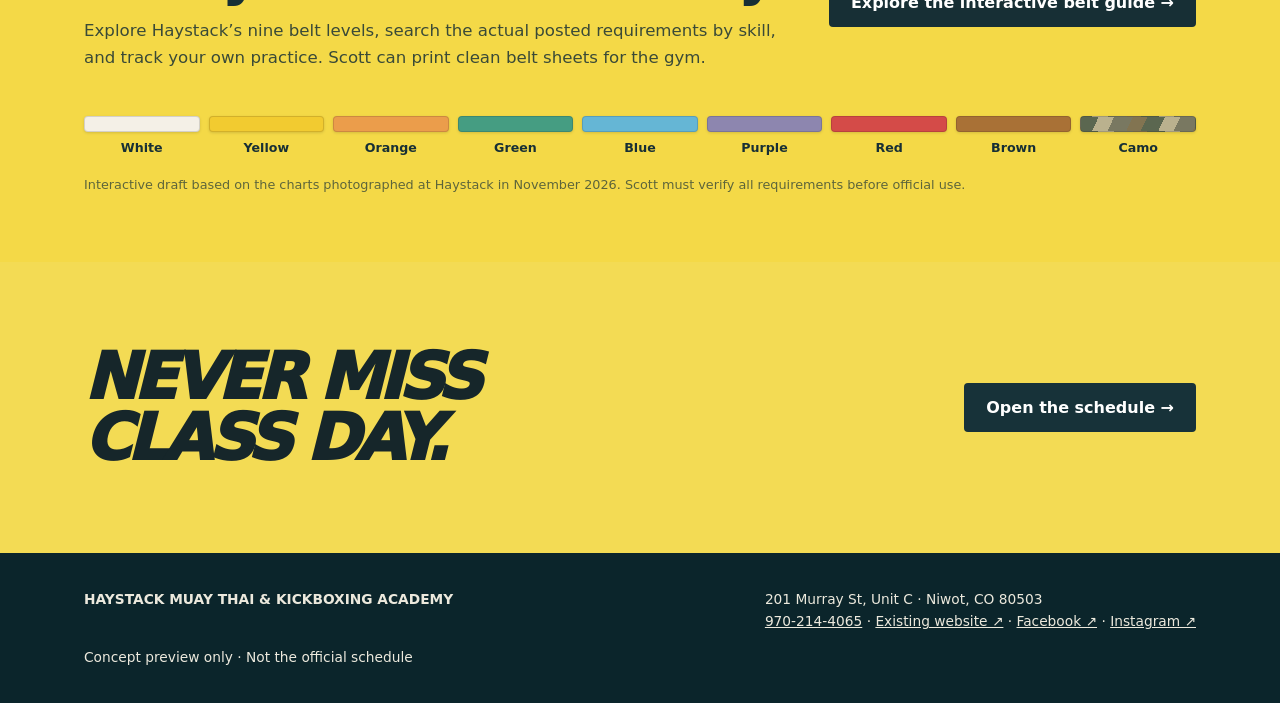
<file: concept-c/index.html>
<!DOCTYPE html>
<html lang="en"><head><meta charset="utf-8"/><meta content="width=device-width,initial-scale=1" name="viewport"/><meta content="An energetic, graphic style for Haystack Muay Thai. Features authentic Haystack training and community photos." name="description"/><title>Concept C — Haystack | Modern Academy</title><link href="../assets/common.css" rel="stylesheet"/><style>body{font-family:system-ui,Arial,sans-serif;background:#f0ede2;color:#16262a}.concept-banner{background:#ffdc4a}.site-header{position:relative;z-index:2;background:#152c32;color:#f3efde}.nav-links{background:#152c32}.logo{font-size:1.4rem;text-transform:uppercase;font-weight:1000;letter-spacing:-.06em}.logo span{font-size:.56rem}.nav-cta{text-decoration:none;background:#f9d743;color:#102a30;padding:13px 18px;font-weight:900;text-transform:uppercase;font-size:.77rem}.hero{display:grid;grid-template-columns:.9fr 1.1fr;min-height:650px;background:#f5d843}.hero-text{padding:clamp(40px,8vw,125px) 5vw;display:flex;flex-direction:column;justify-content:center}.hero h1{font-weight:1000;text-transform:uppercase;font-style:italic;font-size:clamp(4rem,7vw,8rem);line-height:.88;letter-spacing:-.085em;margin:20px 0 30px}.hero h1 span{background:#132b30;color:#fada43;box-shadow:7px 0 #132b30,-7px 0 #132b30}.hero p{font-size:1.11rem;line-height:1.6;max-width:460px}.hero-media{background:linear-gradient(0deg,#0b1e21b0,transparent 60%),url('../assets/gym.webp') center/cover;position:relative;min-height:470px}.hero-media .stamp{position:absolute;right:30px;bottom:25px;color:#fff;font-weight:1000;font-size:2rem;text-transform:uppercase;line-height:1;transform:rotate(-6deg);border:5px solid #fff;padding:10px}.hero .btn{background:#172f35;color:#fff;text-transform:uppercase;font-size:.86rem}.hero .plain-link{font-weight:900;text-decoration:underline;text-underline-offset:5px}.statstrip{display:grid;grid-template-columns:repeat(3,1fr);background:#142d32;color:white}.statstrip div{padding:24px 28px;border-right:1px solid #ffffff42;text-align:center}.statstrip strong{display:block;color:#f8db56;font-size:1.12rem;margin-bottom:6px;text-transform:uppercase}.statstrip span{font-size:.82rem}.section-head h2{text-transform:uppercase;font-weight:1000;font-style:italic;letter-spacing:-.07em;font-size:clamp(2.7rem,5vw,5.3rem)}.section-head p{max-width:640px}.card{background:#fff;border:4px solid #142e33;box-shadow:9px 9px 0 #f0c92e}.card .card-body{padding:19px 19px 24px}.card h3{text-transform:uppercase;font-style:italic;font-weight:1000}.card a{color:#a03920}.about{background:#143037;color:#f6f0dc}.about-grid{display:grid;grid-template-columns:1.07fr .93fr;gap:60px;align-items:center}.about-grid img{width:100%;height:420px;object-fit:cover;filter:grayscale(.18);border:10px solid #f2da58;transform:rotate(-2deg)}.about-grid h2{font-size:clamp(2.6rem,5vw,4.4rem);text-transform:uppercase;font-style:italic;letter-spacing:-.07em;margin:12px 0}.about-grid p{font-size:1.07rem;line-height:1.7;color:#dfded7}.about-grid a{color:#f6dc55}.calendar-cta{background:#f3db54}.calendar-cta .section-inner{display:flex;justify-content:space-between;align-items:center;gap:30px}.calendar-cta h2{font-size:clamp(2.5rem,5vw,4.7rem);text-transform:uppercase;font-weight:1000;font-style:italic;letter-spacing:-.07em;max-width:600px;line-height:.95;margin:5px 0}.calendar-cta .btn{background:#173239;color:white}footer{background:#0b252b;color:#ece9dd}@media(max-width:800px){.nav-cta{display:none}.hero{grid-template-columns:1fr}.hero-text{padding:54px 24px}.hero h1{font-size:4.8rem}.hero-media{min-height:320px}.statstrip{grid-template-columns:1fr}.statstrip div{padding:14px}.about-grid{grid-template-columns:1fr}.calendar-cta .section-inner{display:block}.calendar-cta .btn{margin-top:25px}}.belt-teaser{--belt-bg:#f4d947;--belt-ink:#172f35;--belt-button:#172f35;--belt-button-ink:#fff;}
.photo-stories .story-head h2{font-style:italic;text-transform:uppercase;font-weight:1000;letter-spacing:-.07em}.photo-stories .story-card{border:4px solid #152e36;box-shadow:7px 7px 0 #142c33}.photo-stories .story-card figcaption{font-style:italic;text-transform:uppercase}.hero-media{background-image:linear-gradient(0deg,#0b1e21b0,transparent 60%),url("../assets/community/knee-pad-training.webp")!important;background-position:center,center 40%}</style></head><body><a class="skip-link" href="#main">Skip to content</a><div class="concept-banner">Version 5 · Unofficial Haystack design preview · <a href="../">Compare all three concepts</a> · Confirm class times with Scott</div><header class="site-header"><div class="nav-inner"><a class="logo" href="../">HAYSTACK<span>MUAY THAI ACADEMY</span></a><button aria-controls="site-nav" aria-expanded="false" class="nav-toggle" data-nav-toggle="">Menu ☰</button><nav aria-label="Main navigation" class="nav-links" id="site-nav"><a href="#classes">Programs</a><a href="../schedule/">Schedule</a><a href="../belt-levels/">Belts</a><a href="#about">About</a><a href="#community">Community</a><a href="https://www.instagram.com/haystack_muaythai_kb/" rel="noopener noreferrer" target="_blank">Instagram ↗</a><a href="https://www.facebook.com/profile.php?id=100053453150990" rel="noopener noreferrer" target="_blank">Facebook ↗</a></nav><a class="nav-cta" href="tel:+19702144065">Try a class ↗</a></div></header><main id="main"><section class="hero"><div class="hero-text"><div class="eyebrow">Niwot, CO / Muay Thai / Kickboxing</div><h1>Train.<br/><span>Grow.</span><br/>Repeat.</h1><p>A serious workout in a supportive space. Whether you're four or forty-four, there's a place to grow your skills at Haystack.</p><div style="display:flex;align-items:center;gap:20px;flex-wrap:wrap;margin-top:24px"><a class="btn" href="tel:+19702144065">Start with a free intro ↗</a><a class="plain-link" href="../schedule/">View schedule →</a></div></div><div aria-label="Student practicing a Muay Thai knee strike with a pad holder at Haystack" class="hero-media" role="img"><span class="stamp">All levels<br/>Welcome!</span></div></section><div class="statstrip"><div><strong>Real skills</strong><span>Train in the art of Muay Thai</span></div><div><strong>Every age</strong><span>Kids, teens, and adults</span></div><div><strong>One community</strong><span>Supportive coaching &amp; growth</span></div></div><section id="classes"><div class="section-inner"><div class="section-head"><div class="section-label eyebrow" style="color:#a24126"><span class="stripe"></span> Programs</div><h2>Pick your training lane.</h2><p>Skill development, fitness, and personal growth start here.</p></div><div class="cards"><article class="card"><img alt="Haystack students drilling technique together" loading="lazy" src="../assets/community/technique-drills.webp"/><div class="card-body"><div class="eyebrow">01 / Technique</div><h3>Muay Thai</h3><p>Build technique, resilience, and fitness. Adult classes start at age 14.</p><a class="block-link" href="../schedule/">Get class times →</a></div></article><article class="card"><img alt="Haystack kids in a team-building group activity" loading="lazy" src="../assets/community/youth-teamwork.webp"/><div class="card-body"><div class="eyebrow">02 / Next Generation</div><h3>Youth programs</h3><p>Ninjas ages 4–7 and juniors ages 7–13, with age-appropriate growth.</p><a class="block-link" href="../schedule/">Get class times →</a></div></article><article class="card"><img alt="Adult kickboxing class practicing on heavy bags" loading="lazy" src="../assets/community/kickboxing-class.webp"/><div class="card-body"><div class="eyebrow">03 / Conditioning</div><h3>Kickboxing + boot camp</h3><p>High-energy movement and full-body strength training.</p><a class="block-link" href="../schedule/">Get class times →</a></div></article></div></div></section><section class="about" id="about"><div class="section-inner about-grid"><div><div class="eyebrow" style="color:#f9d743">Meet the academy</div><h2>More than a workout.</h2><p>Founder Kru Scott Meier brings experience across multiple martial arts to a curriculum centered on self-defense, physical fitness, and personal growth.</p><a class="block-link" href="https://haystackmuaythai.com/about-us/">The Haystack story ↗</a></div><img alt="Members taking part in a Haystack kickboxing class" loading="lazy" src="../assets/community/bag-work-class.webp"/></div></section><section class="photo-stories" id="community" style="--gallery-bg:#f7e15b;--gallery-ink:#142c33;--gallery-accent:#a63b23;--gallery-caption-bg:#17333b;--gallery-caption-ink:#ffea7a;"><div class="section-inner"><div class="story-head"><div><div class="eyebrow">Real moments from Haystack</div><h2>This is Haystack.</h2><p>Distinctive mural. Real technique. Real people. An academy with its own unmistakable personality.</p></div><a href="https://www.facebook.com/profile.php?id=100053453150990" rel="noopener noreferrer" target="_blank">See Haystack on Facebook ↗</a></div><div class="story-grid"><figure class="story-card"><img alt="An active kickboxing class at Haystack" loading="lazy" src="../assets/community/bag-work-class.webp"/><figcaption><span class="eyebrow">SWEAT</span></figcaption></figure><figure class="story-card"><img alt="Youth students forming a group pyramid in the gym" loading="lazy" src="../assets/community/youth-teamwork.webp"/><figcaption><span class="eyebrow">BELONG</span></figcaption></figure><figure class="story-card"><img alt="Four members and instructor celebrating a belt milestone" loading="lazy" src="../assets/community/belt-celebration.webp"/><figcaption><span class="eyebrow">LEVEL UP</span></figcaption></figure></div><p class="story-note">Photos supplied from Haystack's Facebook page for this unofficial design preview. Image reuse, especially photos of children, should be approved by Scott before production.</p></div></section><section class="belt-teaser" id="progression"><div class="section-inner"><div class="belt-teaser-header"><div><div class="eyebrow">A path forward for every student</div><h2>Every belt tells a story.</h2><p>Explore Haystack’s nine belt levels, search the actual posted requirements by skill, and track your own practice. Scott can print clean belt sheets for the gym.</p></div><a class="btn belt-link" href="../belt-levels/">Explore the interactive belt guide →</a></div><div class="rank-chips"><span class="rank-chip"><span aria-hidden="true" class="rank-swatch white"></span>White</span><span class="rank-chip"><span aria-hidden="true" class="rank-swatch yellow"></span>Yellow</span><span class="rank-chip"><span aria-hidden="true" class="rank-swatch orange"></span>Orange</span><span class="rank-chip"><span aria-hidden="true" class="rank-swatch green"></span>Green</span><span class="rank-chip"><span aria-hidden="true" class="rank-swatch blue"></span>Blue</span><span class="rank-chip"><span aria-hidden="true" class="rank-swatch purple"></span>Purple</span><span class="rank-chip"><span aria-hidden="true" class="rank-swatch red"></span>Red</span><span class="rank-chip"><span aria-hidden="true" class="rank-swatch brown"></span>Brown</span><span class="rank-chip"><span aria-hidden="true" class="rank-swatch camo"></span>Camo</span></div><p class="belt-footnote">Interactive draft based on the charts photographed at Haystack in November 2026. Scott must verify all requirements before official use.</p></div></section><section class="calendar-cta"><div class="section-inner"><h2>Never miss class day.</h2><a class="btn" href="../schedule/">Open the schedule →</a></div></section></main><footer><div class="footer-inner"><strong>HAYSTACK MUAY THAI &amp; KICKBOXING ACADEMY</strong><div>201 Murray St, Unit C · Niwot, CO 80503<br/><a href="tel:+19702144065">970-214-4065</a> · <a href="https://haystackmuaythai.com/" rel="noopener" target="_blank">Existing website ↗</a> · <a href="https://www.facebook.com/profile.php?id=100053453150990" rel="noopener noreferrer" target="_blank">Facebook ↗</a> · <a href="https://www.instagram.com/haystack_muaythai_kb/" rel="noopener noreferrer" target="_blank">Instagram ↗</a></div><div>Concept preview only · Not the official schedule</div></div></footer><script src="../assets/site.js"></script></body></html>
</file>
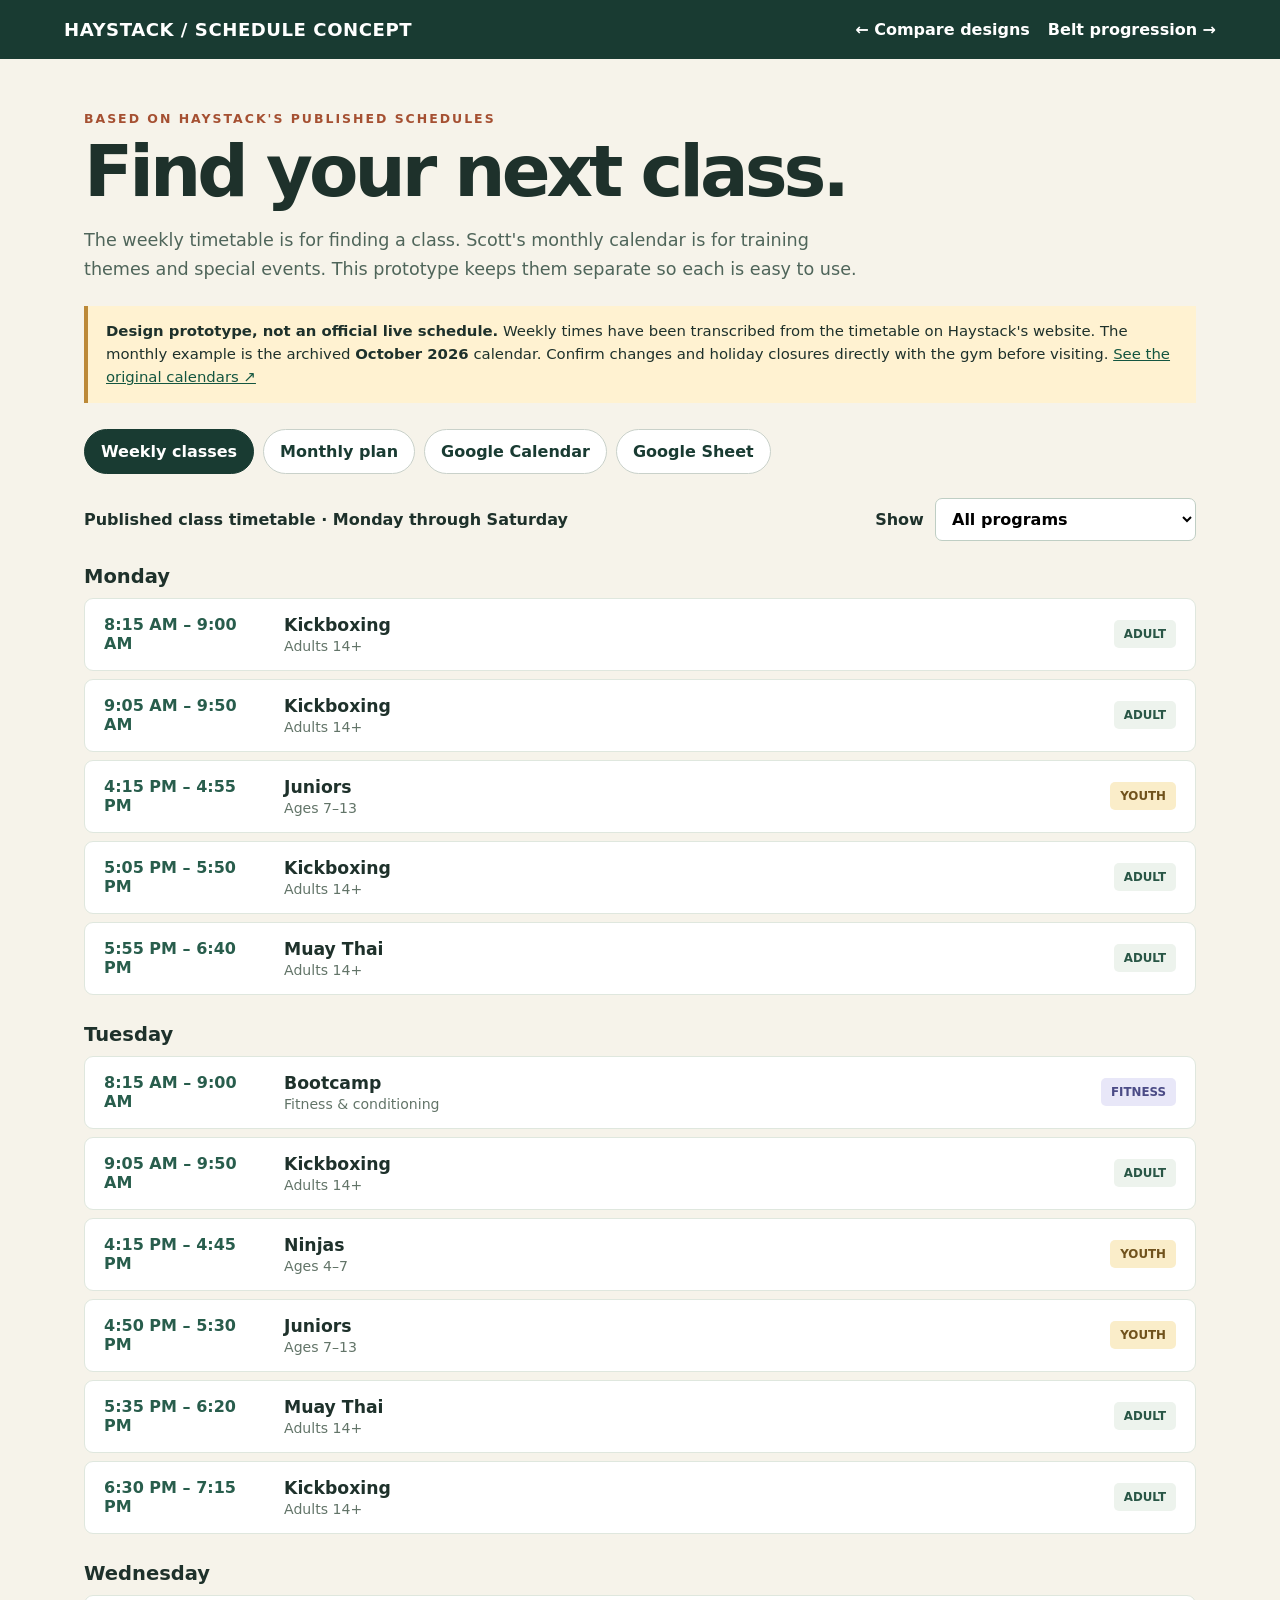
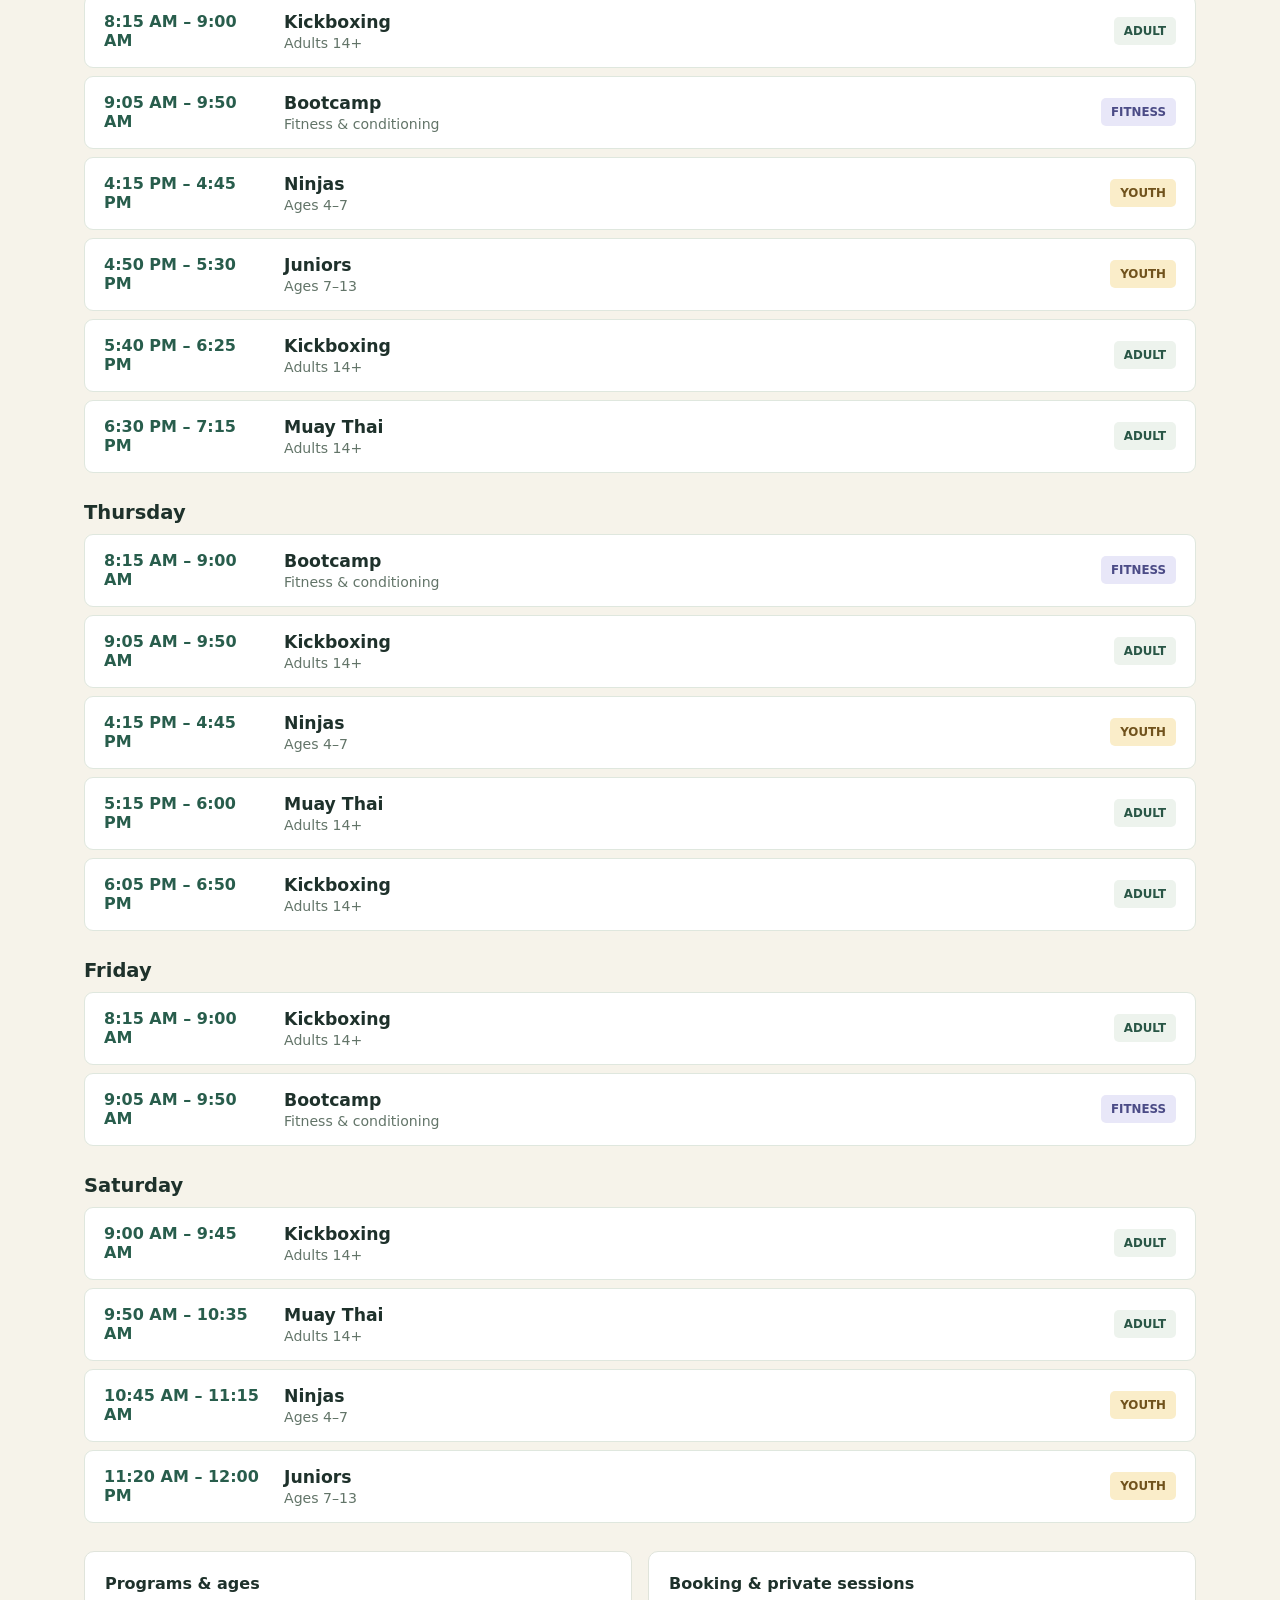
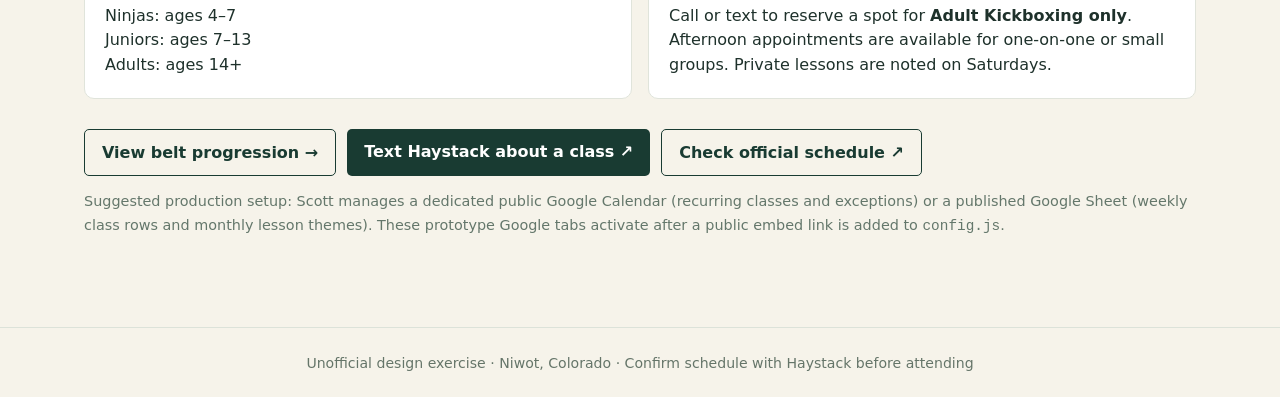
<file: schedule/index.html>
<!doctype html>
<html lang="en"><head><meta charset="utf-8"><meta name="viewport" content="width=device-width,initial-scale=1">
<title>Haystack Muay Thai — Published schedule prototype</title>
<meta name="description" content="A responsive prototype of Haystack Muay Thai's published weekly classes and archived monthly training calendar.">
<style>
:root{--forest:#193b32;--ink:#1e312b;--sand:#f6f3ea;--rust:#a55032;--soft:#e1e6de}
*{box-sizing:border-box}body{margin:0;font-family:system-ui,-apple-system,"Segoe UI",sans-serif;background:var(--sand);color:var(--ink)}button,select{font:inherit}a{color:#145640}
header{background:var(--forest);color:white;padding:19px clamp(20px,5vw,90px);display:flex;justify-content:space-between;gap:20px;align-items:center}
header a{color:white;text-decoration:none;font-weight:750}header strong{font-size:1.13rem;letter-spacing:.03em}
main{max-width:1160px;margin:0 auto;padding:52px 24px 75px}.eyebrow{color:var(--rust);letter-spacing:.16em;text-transform:uppercase;font-size:.78rem;font-weight:900}
h1{font-size:clamp(2.5rem,6vw,4.5rem);letter-spacing:-.055em;line-height:1.04;margin:8px 0 16px}h2{letter-spacing:-.025em}
.intro{max-width:785px;color:#4f655a;font-size:1.1rem;line-height:1.6}
.notice{margin:23px 0;padding:14px 18px;border-left:4px solid #bc8938;background:#fff2d1;line-height:1.55;font-size:.93rem}
.tabs,.filters{display:flex;align-items:center;gap:9px;flex-wrap:wrap}.tabs{margin:26px 0 24px}.tab{padding:12px 16px;border-radius:100px;border:1px solid #c9d1ca;background:white;color:var(--forest);font-weight:750;cursor:pointer}.tab[aria-selected="true"]{background:var(--forest);border-color:var(--forest);color:white}.tab:focus-visible,select:focus-visible,a:focus-visible{outline:3px solid #eaac40;outline-offset:2px}
.filters{justify-content:space-between;margin:15px 0 24px}.filters label{font-weight:700}.filters select{padding:10px 12px;border:1px solid #bfcec4;border-radius:7px;background:white;min-width:180px}.daygroup{margin:20px 0 28px}.daygroup h3{font-size:1.22rem;margin:0 0 10px}.event{display:grid;grid-template-columns:165px 1fr auto;align-items:center;gap:15px;padding:16px 19px;margin-bottom:8px;background:white;border-radius:9px;border:1px solid #dfe7de}.event time{font-weight:800;color:#285d4c}.event h4{margin:0;font-size:1.08rem}.event p{margin:3px 0 0;color:#627468;font-size:.88rem}.chip{display:inline-block;align-self:center;border-radius:5px;padding:7px 10px;background:#edf3ed;color:#295646;font-size:.74rem;font-weight:900;text-transform:uppercase}.chip.youth{background:#faedc9;color:#70521c}.chip.fitness{background:#e8e7f8;color:#4b4b86}
.info-row{display:grid;grid-template-columns:1fr 1fr;gap:16px;margin-top:26px}.info{background:white;padding:20px;border:1px solid #e0e4db;border-radius:10px;line-height:1.55}.info strong{display:block;margin-bottom:7px}
.month-head{background:#224538;color:white;padding:22px 25px;border-radius:11px;margin-bottom:18px}.month-head h2{margin:0 0 8px;font-size:2rem}.month-head p{margin:0;color:#f1d8a9}.archive{background:#fff4db;padding:14px 16px;border-left:4px solid #e1ac4d;margin:0 0 20px;line-height:1.5}
.month-grid{display:grid;grid-template-columns:repeat(6,minmax(0,1fr));gap:5px}.weekday{font-size:.76rem;text-align:center;padding:10px 0;background:var(--forest);color:white;font-weight:850;border-radius:4px}.datecell{min-height:150px;background:white;border:1px solid #dbe2da;border-radius:6px;padding:11px;overflow-wrap:anywhere}.datecell strong{display:block;font-size:1.25rem;margin-bottom:10px}.datecell p{margin:6px 0;font-size:.82rem;line-height:1.4}.lesson{font-weight:750}.theme{color:#235d42;background:#e8f3e4;padding:5px 7px;border-radius:5px}.extra{color:#784c06;background:#fff0c2;padding:5px 7px;border-radius:5px}.month-list{display:none}.month-row{background:white;border:1px solid #dfe5dd;margin-bottom:8px;padding:14px 16px;border-radius:9px}.month-row strong{font-size:1rem}.month-row p{margin:6px 0;line-height:1.45}
.embedbox{min-height:480px;background:white;border:1px solid #e0e5dc;padding:14px;border-radius:12px}.embedbox iframe{width:100%;height:690px;border:0}.embedmessage{min-height:360px;display:flex;justify-content:center;flex-direction:column;align-items:center;text-align:center;color:#567166;max-width:650px;margin:auto;line-height:1.55}.embedmessage h2{margin:0 0 10px}.embedmessage code{background:#eef1e9;padding:2px 5px}
.links{display:flex;flex-wrap:wrap;gap:11px;margin-top:30px}.cta{border-radius:5px;padding:13px 17px;background:var(--forest);color:white;text-decoration:none;font-weight:800}.cta.secondary{background:transparent;border:1px solid var(--forest);color:var(--forest)}
footer{text-align:center;border-top:1px solid #dce2d9;padding:27px;color:#657569;font-size:.88rem} [hidden]{display:none!important}
@media(max-width:850px){.datecell{min-height:145px;padding:7px}.datecell strong{font-size:1rem}.datecell p{font-size:.7rem}.info-row{grid-template-columns:1fr}}
@media(max-width:680px){header{align-items:flex-start;flex-direction:column}.event{grid-template-columns:1fr;gap:6px}.chip{justify-self:start}.month-grid{display:none}.month-list{display:block}.intro{font-size:1rem}main{padding:36px 17px 60px}.tabs{margin:20px 0}.tab{padding:10px 13px}.embedbox{padding:5px}.month-head h2{font-size:1.7rem}}
</style><script src="../config.js"></script><script src="schedule-data.js"></script></head>
<body><header><strong>HAYSTACK / SCHEDULE CONCEPT</strong><div style="display:flex;gap:18px;flex-wrap:wrap"><a href="../">← Compare designs</a><a href="../belt-levels/">Belt progression →</a></div></header>
<main><div class="eyebrow">Based on Haystack's published schedules</div><h1>Find your next class.</h1>
<p class="intro">The weekly timetable is for finding a class. Scott's monthly calendar is for training themes and special events. This prototype keeps them separate so each is easy to use.</p>
<div class="notice"><b>Design prototype, not an official live schedule.</b> Weekly times have been transcribed from the timetable on Haystack's website. The monthly example is the archived <b>October 2026</b> calendar. Confirm changes and holiday closures directly with the gym before visiting. <a href="https://haystackmuaythai.com/haystack-class-schedule/" target="_blank" rel="noopener">See the original calendars ↗</a></div>
<div class="tabs" role="tablist" aria-label="Schedule views">
<button class="tab" role="tab" id="tab-weekly" data-tab="weekly" aria-selected="true" aria-controls="panel-weekly">Weekly classes</button>
<button class="tab" role="tab" id="tab-monthly" data-tab="monthly" aria-selected="false" aria-controls="panel-monthly">Monthly plan</button>
<button class="tab" role="tab" id="tab-calendar" data-tab="calendar" aria-selected="false" aria-controls="panel-calendar">Google Calendar</button>
<button class="tab" role="tab" id="tab-sheet" data-tab="sheet" aria-selected="false" aria-controls="panel-sheet">Google Sheet</button></div>
<section id="panel-weekly" role="tabpanel" aria-labelledby="tab-weekly">
<div class="filters"><strong>Published class timetable · Monday through Saturday</strong><label for="class-filter">Show &nbsp;<select id="class-filter"><option value="all">All programs</option><option value="adult">Muay Thai & kickboxing</option><option value="youth">Ninjas & juniors</option><option value="fitness">Bootcamp</option></select></label></div>
<div id="events" aria-live="polite"></div><div class="info-row"><div class="info"><strong>Programs & ages</strong>Ninjas: ages 4–7<br>Juniors: ages 7–13<br>Adults: ages 14+</div><div class="info"><strong>Booking & private sessions</strong>Call or text to reserve a spot for <b>Adult Kickboxing only</b>. Afternoon appointments are available for one-on-one or small groups. Private lessons are noted on Saturdays.</div></div>
</section>
<section id="panel-monthly" role="tabpanel" aria-labelledby="tab-monthly" hidden>
<div class="month-head"><h2>October 2026 · Scott's monthly plan</h2><p>Attitude · Round 10 · Safety Month</p></div>
<div class="archive"><b>Archived example:</b> this calendar is from October, not the current month. It illustrates how lesson themes and special events could appear once Scott shares a live calendar or sheet.</div>
<div id="month-grid" class="month-grid" aria-label="October 2026 training plan"></div><div id="month-list" class="month-list"></div>
</section>
<section id="panel-calendar" role="tabpanel" aria-labelledby="tab-calendar" hidden><div class="embedbox" id="calendar-embed"></div></section>
<section id="panel-sheet" role="tabpanel" aria-labelledby="tab-sheet" hidden><div class="embedbox" id="sheet-embed"></div></section>
<div class="links"><a class="cta secondary" href="../belt-levels/">View belt progression →</a><a class="cta" href="sms:+19702144065">Text Haystack about a class ↗</a><a class="cta secondary" href="https://haystackmuaythai.com/haystack-class-schedule/" target="_blank" rel="noopener">Check official schedule ↗</a></div>
<p style="color:#64776b;line-height:1.6;font-size:.9rem">Suggested production setup: Scott manages a dedicated public Google Calendar (recurring classes and exceptions) or a published Google Sheet (weekly class rows and monthly lesson themes). These prototype Google tabs activate after a public embed link is added to <code>config.js</code>.</p>
</main><footer>Unofficial design exercise · Niwot, Colorado · Confirm schedule with Haystack before attending</footer>
<script>
const d=window.HAYSTACK_PUBLISHED_SCHEDULE; const days=['Monday','Tuesday','Wednesday','Thursday','Friday','Saturday'];
function e(s){return String(s).replace(/[&<>"']/g,c=>({'&':'&amp;','<':'&lt;','>':'&gt;','"':'&quot;',"'":'&#39;'}[c]));}
function renderWeekly(){const f=document.querySelector('#class-filter').value;let html='';for(const day of days){const classes=d.weekly.filter(c=>c.day===day&&(f==='all'||c.category===f));if(!classes.length)continue;html+=`<div class="daygroup"><h3>${e(day)}</h3>`;for(const c of classes){const sub=c.title==='Ninjas'?'Ages 4–7':c.title==='Juniors'?'Ages 7–13':c.title==='Bootcamp'?'Fitness & conditioning':'Adults 14+';html+=`<article class="event"><time>${e(c.start)} – ${e(c.end)}</time><div><h4>${e(c.title)}</h4><p>${e(sub)}</p></div><span class="chip ${e(c.category)}">${c.category==='youth'?'Youth':c.category==='fitness'?'Fitness':'Adult'}</span></article>`;}html+='</div>';}document.querySelector('#events').innerHTML=html||'<p>No classes match this filter.</p>';}
document.querySelector('#class-filter').addEventListener('change',renderWeekly);renderWeekly();
const month=d.monthly;const eventDay=day=>month.events.filter(x=>x.day===day),themeDay=day=>month.themes.filter(x=>x.days.includes(day));
const cells=[];const rows=[];for(const day of ['Mon','Tue','Wed','Thu','Fri','Sat'])cells.push(`<div class="weekday">${day}</div>`);for(const start of [5,12,19,26]){for(let i=0;i<6;i++){const num=start+i;const lesson=month.training[num];const themes=themeDay(num),extras=eventDay(num);cells.push(`<div class="datecell"><strong>${num}</strong>${lesson?`<p class="lesson">${e(lesson)}</p>`:''}${themes.map(x=>`<p class="theme">${e(x.title)}</p>`).join('')}${extras.map(x=>`<p class="extra">${e(x.title)}${x.time?' · '+e(x.time):''}</p>`).join('')}</div>`);rows.push(`<article class="month-row"><strong>October ${num}</strong>${lesson?`<p>Training: ${e(lesson)}</p>`:''}${themes.map(x=>`<p class="theme">${e(x.title)}</p>`).join('')}${extras.map(x=>`<p class="extra">${e(x.title)}${x.time?' · '+e(x.time):''}</p>`).join('')}</article>`);}}
document.querySelector('#month-grid').innerHTML=cells.join('');document.querySelector('#month-list').innerHTML=rows.join('');
const cfg=window.HAYSTACK_SCHEDULE_CONFIG||{};
function embed(target,url,label){const el=document.getElementById(target);if(/^https:\/\/(calendar\.google\.com|docs\.google\.com)\//.test(url||'')){const iframe=document.createElement('iframe');iframe.src=url;iframe.title=label;iframe.loading='lazy';iframe.referrerPolicy='no-referrer-when-downgrade';el.appendChild(iframe);}else{el.innerHTML=`<div class="embedmessage"><h2>${e(label)} ready to connect</h2><p>Scott's public ${e(label.toLowerCase())} isn't connected yet. Add its public embed URL to <code>config.js</code> once it's available. The weekly class and archived monthly tabs work now.</p></div>`;}}
embed('calendar-embed',cfg.calendarEmbedUrl,'Google Calendar');embed('sheet-embed',cfg.sheetEmbedUrl,'Google Sheet');
function showTab(t){for(const b of document.querySelectorAll('[data-tab]')){b.setAttribute('aria-selected',b.dataset.tab===t?'true':'false');b.tabIndex=b.dataset.tab===t?0:-1;}for(const id of ['weekly','monthly','calendar','sheet'])document.getElementById('panel-'+id).hidden=id!==t;}
document.querySelectorAll('[data-tab]').forEach(b=>b.addEventListener('click',()=>showTab(b.dataset.tab)));if(cfg.preferredSource==='calendar'&&cfg.calendarEmbedUrl)showTab('calendar');else if(cfg.preferredSource==='sheet'&&cfg.sheetEmbedUrl)showTab('sheet');else showTab('weekly');
</script></body></html>
</file>
<file: assets/common.css>
*{box-sizing:border-box}html{scroll-behavior:smooth}body{margin:0}a{color:inherit}button{font:inherit}img{max-width:100%;display:block} .skip-link{position:absolute;top:-100px;left:12px;padding:14px;background:#fff;color:#111;z-index:1000}.skip-link:focus{top:12px}.eyebrow{text-transform:uppercase;letter-spacing:.18em;font-weight:800;font-size:.72rem}.btn{display:inline-flex;align-items:center;justify-content:center;gap:10px;text-decoration:none;border:0;border-radius:4px;padding:15px 22px;font-weight:800;transition:transform .15s,background .15s;cursor:pointer}.btn:hover{transform:translateY(-2px)}.btn:focus-visible,a:focus-visible,button:focus-visible{outline:3px solid #0d91ff;outline-offset:3px}.pill{display:inline-block;border:1px solid currentColor;border-radius:20px;padding:6px 11px;font-size:.72rem;letter-spacing:.09em;text-transform:uppercase;font-weight:700}.nav-inner{max-width:1180px;margin:auto;padding:14px 24px;display:flex;align-items:center;justify-content:space-between;gap:20px}.logo{text-decoration:none;font-weight:1000;font-size:1.25rem;letter-spacing:-.05em;line-height:.9}.logo span{display:block;font-size:.63rem;letter-spacing:.2em;font-weight:700;margin-top:5px}.nav-links{display:flex;align-items:center;gap:24px}.nav-links a{text-decoration:none;font-size:.9rem;font-weight:700}.nav-links a:hover{text-decoration:underline}.section-inner{max-width:1160px;margin:0 auto;padding:80px 24px}.cards{display:grid;grid-template-columns:repeat(3,minmax(0,1fr));gap:18px}.card{min-width:0;overflow:hidden}.card img{width:100%;height:225px;object-fit:cover}.card .card-body{padding:22px}.card h3{margin:2px 0 10px;font-size:1.35rem}.card p{line-height:1.58;margin:0 0 16px}.footer-inner{max-width:1160px;margin:auto;padding:35px 24px;display:flex;justify-content:space-between;flex-wrap:wrap;gap:14px;font-size:.86rem;line-height:1.6}.small{font-size:.87rem}.section-label{display:flex;gap:12px;align-items:center}.stripe{display:block;width:30px;height:4px;background:currentColor}.section-head{max-width:720px}.section-head h2{font-size:clamp(2rem,4vw,3.3rem);line-height:1.05;margin:12px 0 20px;letter-spacing:-.05em}.section-head p{font-size:1.06rem;line-height:1.65}.concept-banner{font:600 12px/1.3 system-ui,Arial,sans-serif;background:#f2e3a0;color:#171510;padding:9px 24px;text-align:center}.concept-banner a{font-weight:800}.block-link{font-weight:800;text-decoration:none;border-bottom:2px solid currentColor;padding-bottom:3px}.nav-toggle{display:none;background:transparent;color:inherit;border:1px solid currentColor;border-radius:5px;padding:9px 12px} .photo-credit{font-size:.73rem;opacity:.8} @media(max-width:800px){.nav-toggle{display:inline-flex}.nav-links{display:none;position:absolute;z-index:50;top:92px;left:0;right:0;background:inherit;padding:24px;box-shadow:0 12px 30px #0003;flex-direction:column;align-items:flex-start}.nav-links.is-open{display:flex}.cards{grid-template-columns:1fr}.section-inner{padding:58px 22px}.footer-inner{flex-direction:column}.btn{padding:14px 18px}}
/* Haystack belt-levels teaser appears across the three concepts. */
.belt-teaser{background:var(--belt-bg,#e8e4d9);color:var(--belt-ink,#26372e)}
.belt-teaser .section-inner{padding-top:70px;padding-bottom:68px}
.belt-teaser-header{display:flex;justify-content:space-between;align-items:center;gap:36px}
.belt-teaser-header>div{max-width:710px}
.belt-teaser h2{font-size:clamp(2.4rem,4.7vw,4.8rem);line-height:1.01;letter-spacing:-.055em;margin:12px 0 14px}
.belt-teaser-header p{line-height:1.65;margin:0 0 18px;color:inherit;opacity:.84;font-size:1.04rem}
.belt-teaser .belt-link{background:var(--belt-button,#243f35);color:var(--belt-button-ink,#fff);white-space:nowrap}
.rank-chips{display:grid;grid-template-columns:repeat(9,minmax(0,1fr));gap:9px;margin-top:26px}
.rank-chip{display:flex;flex-direction:column;align-items:center;text-align:center;gap:8px;font-weight:800;font-size:.79rem}
.rank-swatch{display:block;height:16px;width:100%;border-radius:4px;background:#fff;box-shadow:0 1px 3px #0002;border:1px solid #0002}
.rank-swatch.white{background:#f4f0e7}.rank-swatch.yellow{background:#f2cb30}.rank-swatch.orange{background:#eb9d4b}.rank-swatch.green{background:#459d82}.rank-swatch.blue{background:#65b6d5}.rank-swatch.purple{background:#8d86af}.rank-swatch.red{background:#d44b48}.rank-swatch.brown{background:#a97136}.rank-swatch.camo{background:repeating-linear-gradient(115deg,#5b6750 0 16px,#bab18e 16px 30px,#797861 30px 47px,#827451 47px 60px)}
.belt-footnote{font-size:.8rem;line-height:1.5;opacity:.68;margin:20px 0 0}
@media(max-width:850px){.belt-teaser-header{display:block}.belt-teaser .belt-link{margin-top:9px}.rank-chips{grid-template-columns:repeat(5,minmax(0,1fr));gap:15px 8px}}
@media(max-width:470px){.rank-chips{grid-template-columns:repeat(3,minmax(0,1fr))}}


/* V5: authentic Haystack photo stories */
.photo-stories{background:var(--gallery-bg,#eee);color:var(--gallery-ink,#222);}
.photo-stories .section-inner{padding-top:78px;padding-bottom:82px}
.story-head{display:flex;justify-content:space-between;align-items:end;gap:20px;margin-bottom:28px}
.story-head>div{max-width:700px}
.story-head .eyebrow{color:var(--gallery-accent,#a23)}
.story-head h2{font-size:clamp(2.4rem,4.7vw,4.7rem);line-height:1.03;letter-spacing:-.055em;margin:13px 0}
.story-head p{font-size:1.04rem;line-height:1.65;margin:0;opacity:.83}
.story-head a{font-weight:800;white-space:nowrap;text-decoration:underline;text-underline-offset:6px}
.story-grid{display:grid;grid-template-columns:1.15fr .85fr .85fr;gap:13px}
.story-card{margin:0;position:relative;overflow:hidden;min-width:0;background:#181818}
.story-card img{height:310px;width:100%;object-fit:cover;transition:transform .3s ease}
.story-card:hover img{transform:scale(1.025)}
.story-card figcaption{padding:17px 18px;font-size:.93rem;font-weight:800;background:var(--gallery-caption-bg,#fff);color:var(--gallery-caption-ink,#222)}
.story-note{font-size:.75rem;line-height:1.55;opacity:.66;margin:18px 0 0}
@media(max-width:950px){.story-grid{grid-template-columns:1fr 1fr}.story-card:first-child{grid-column:span 2}.story-card:first-child img{height:360px}}
@media(max-width:600px){.story-head{display:block}.story-head a{display:inline-block;margin-top:16px}.story-grid{grid-template-columns:1fr}.story-card:first-child{grid-column:auto}.story-card img,.story-card:first-child img{height:260px}}
@media(prefers-reduced-motion:reduce){.story-card img{transition:none}.story-card:hover img{transform:none}}
</file>
